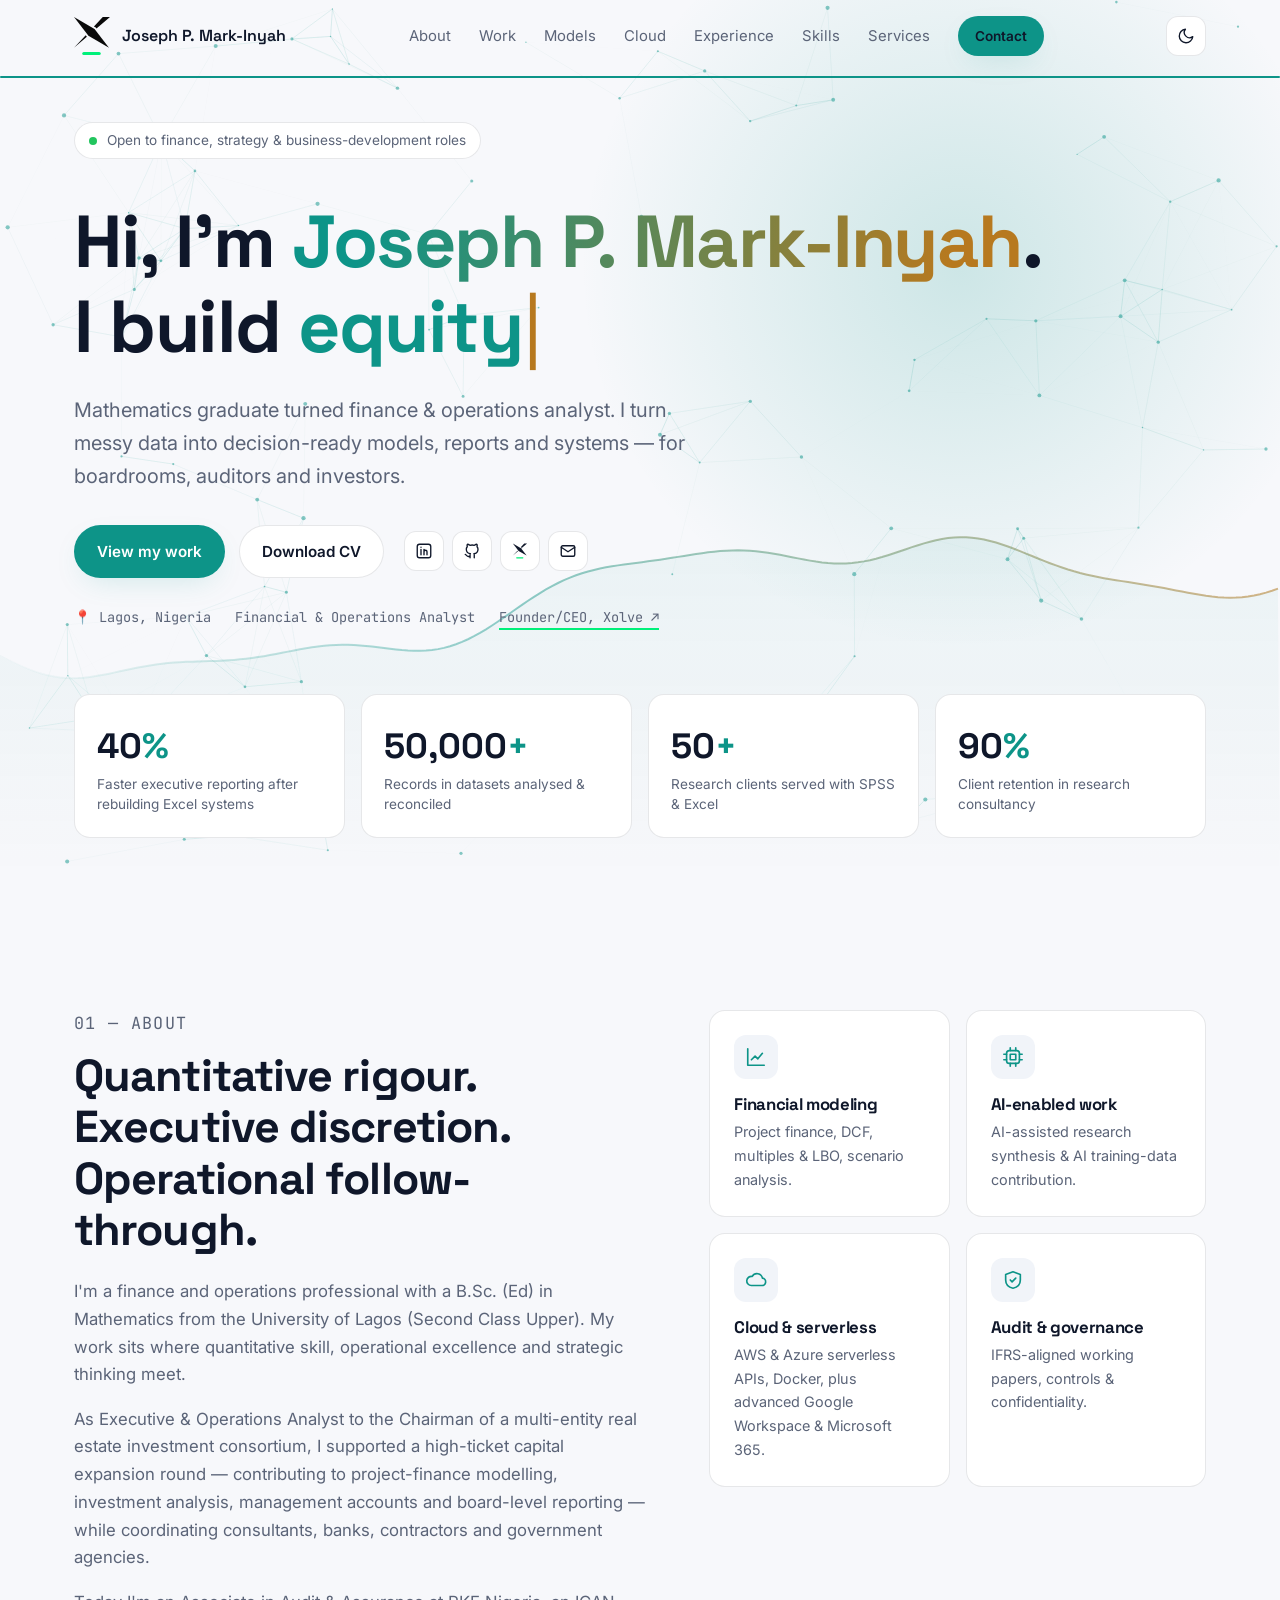
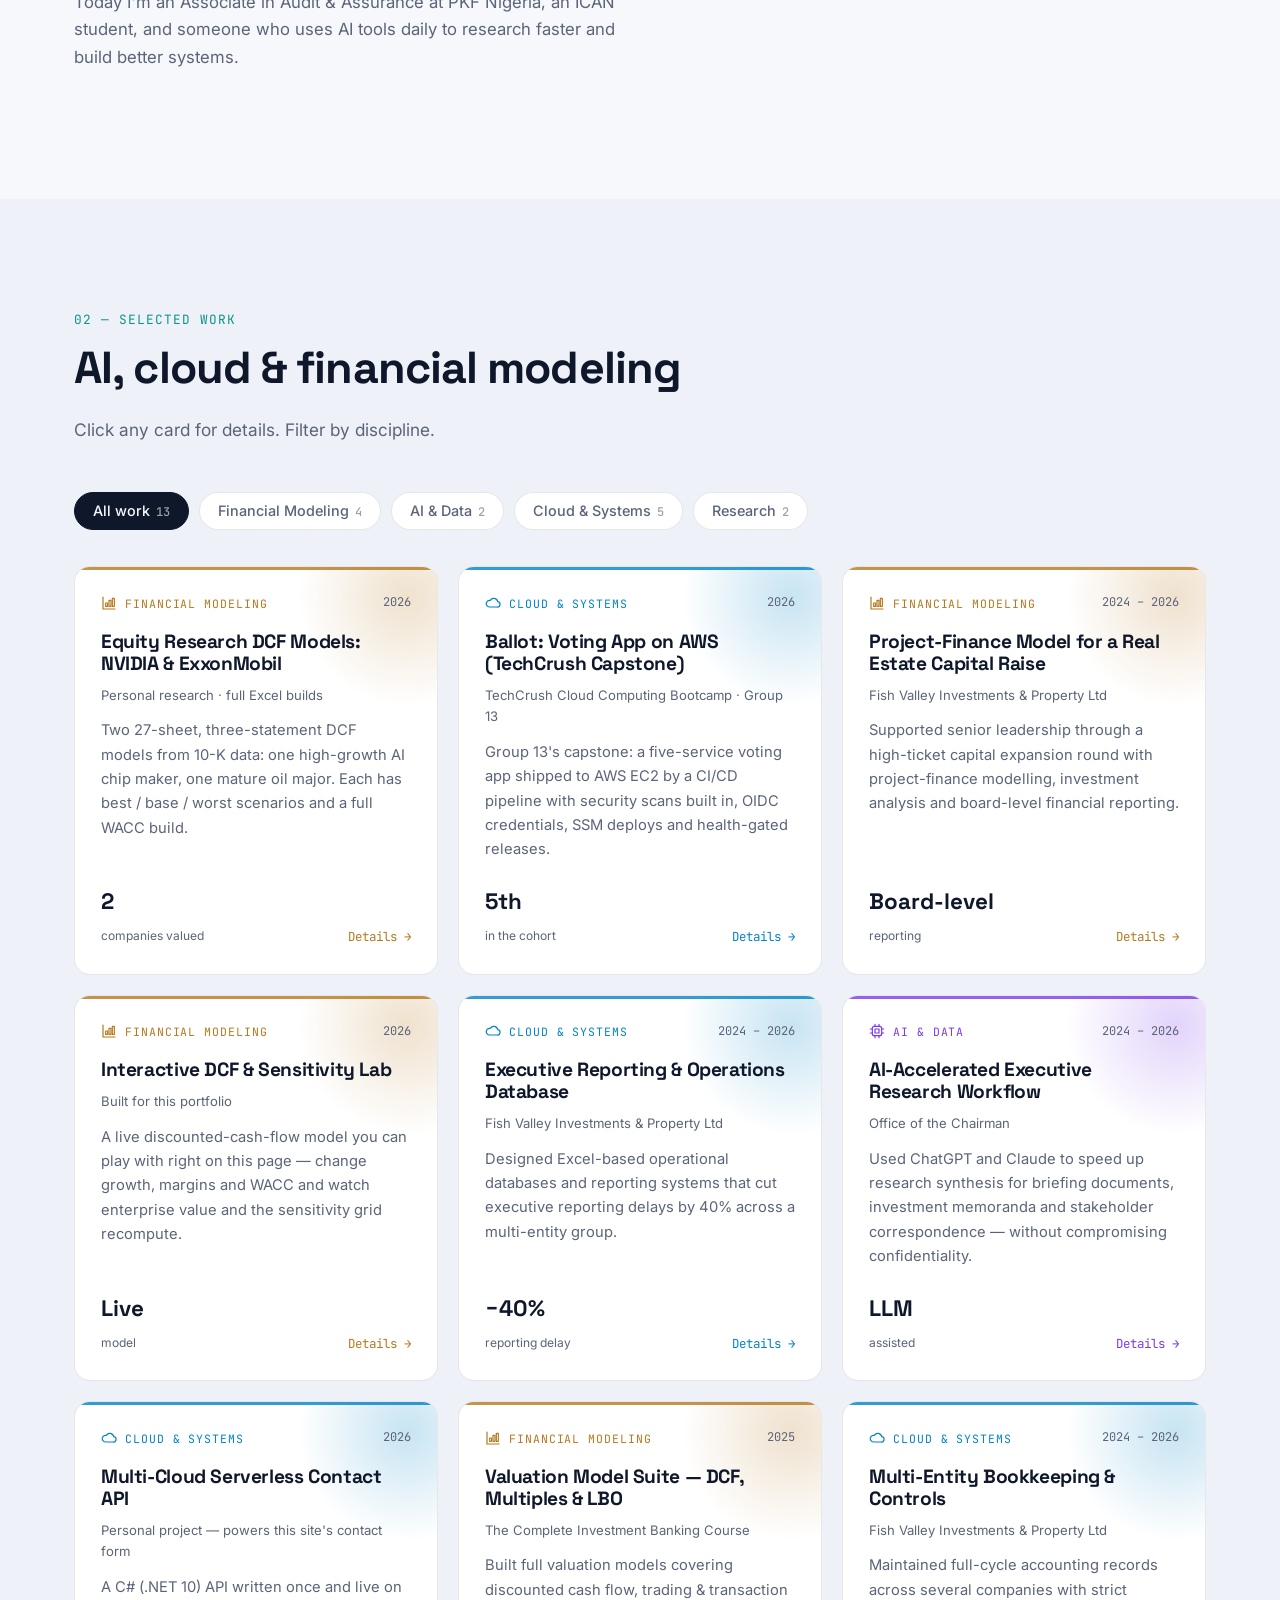
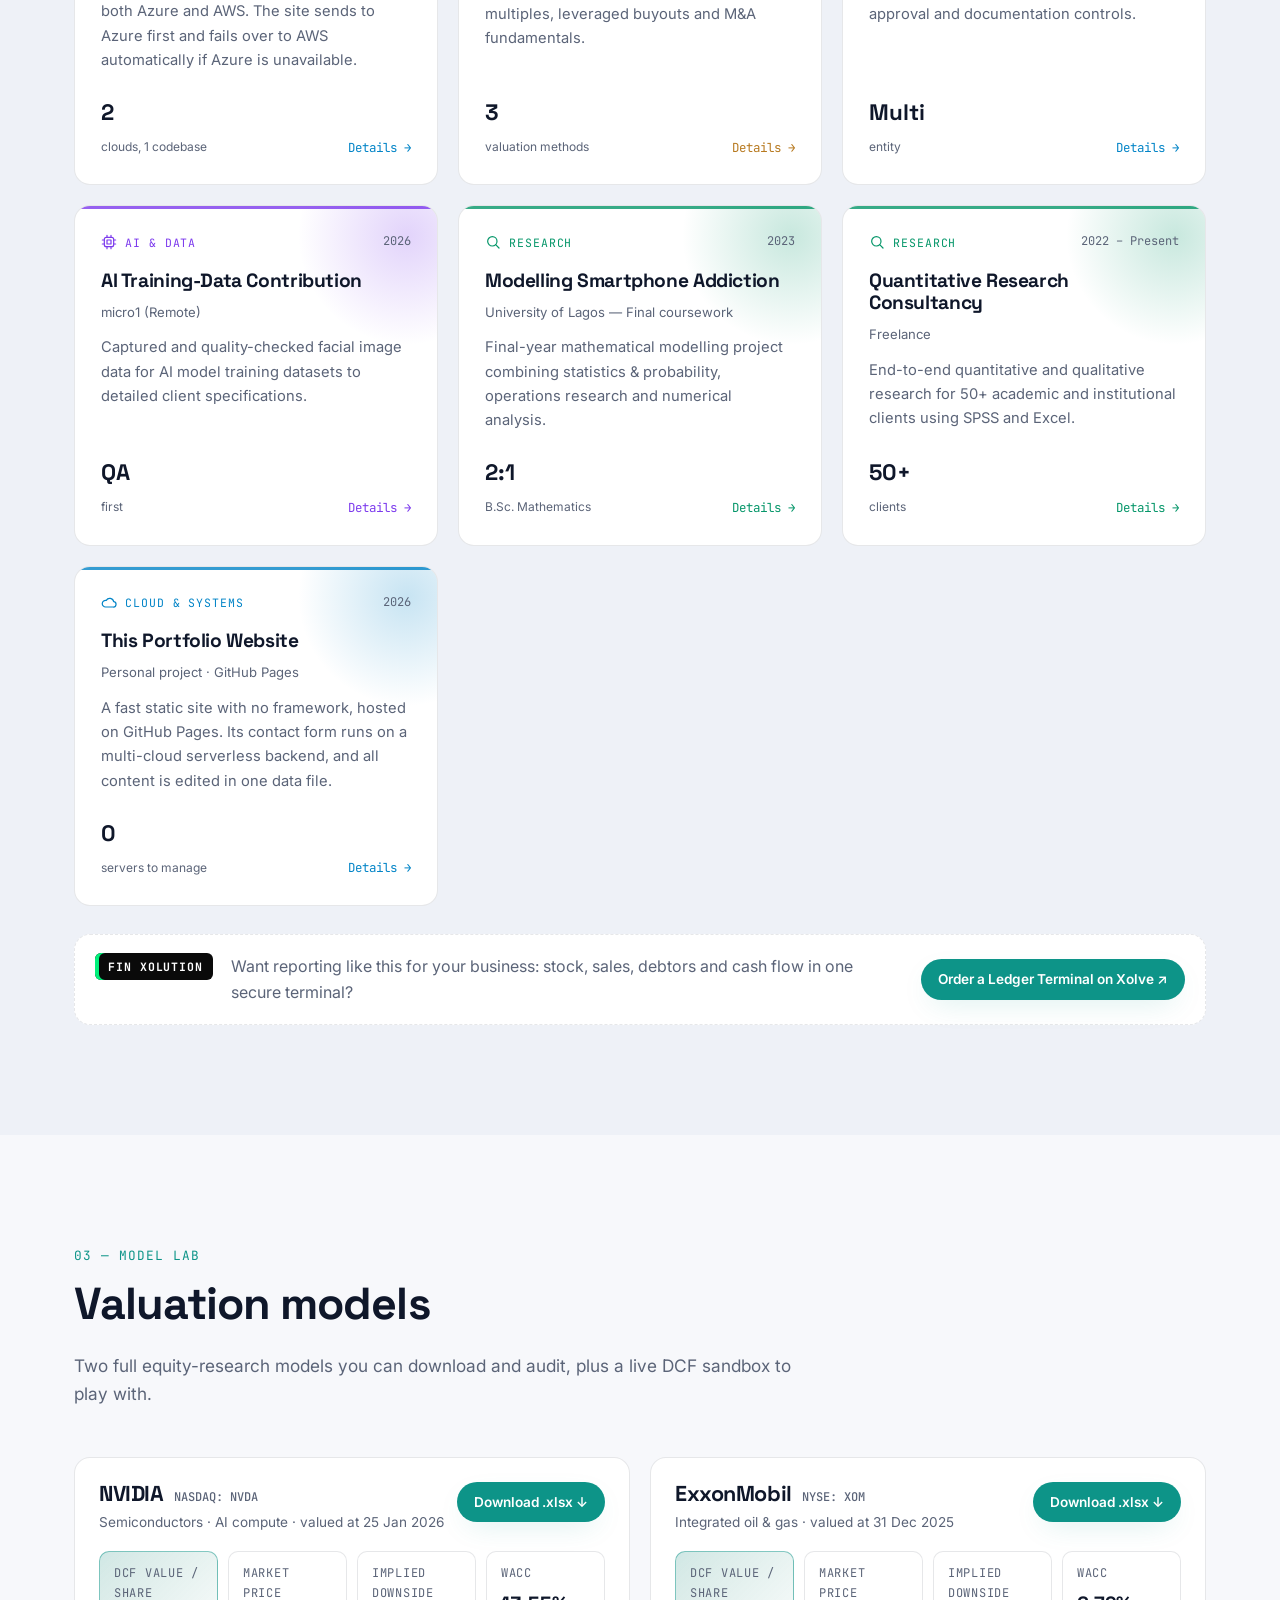
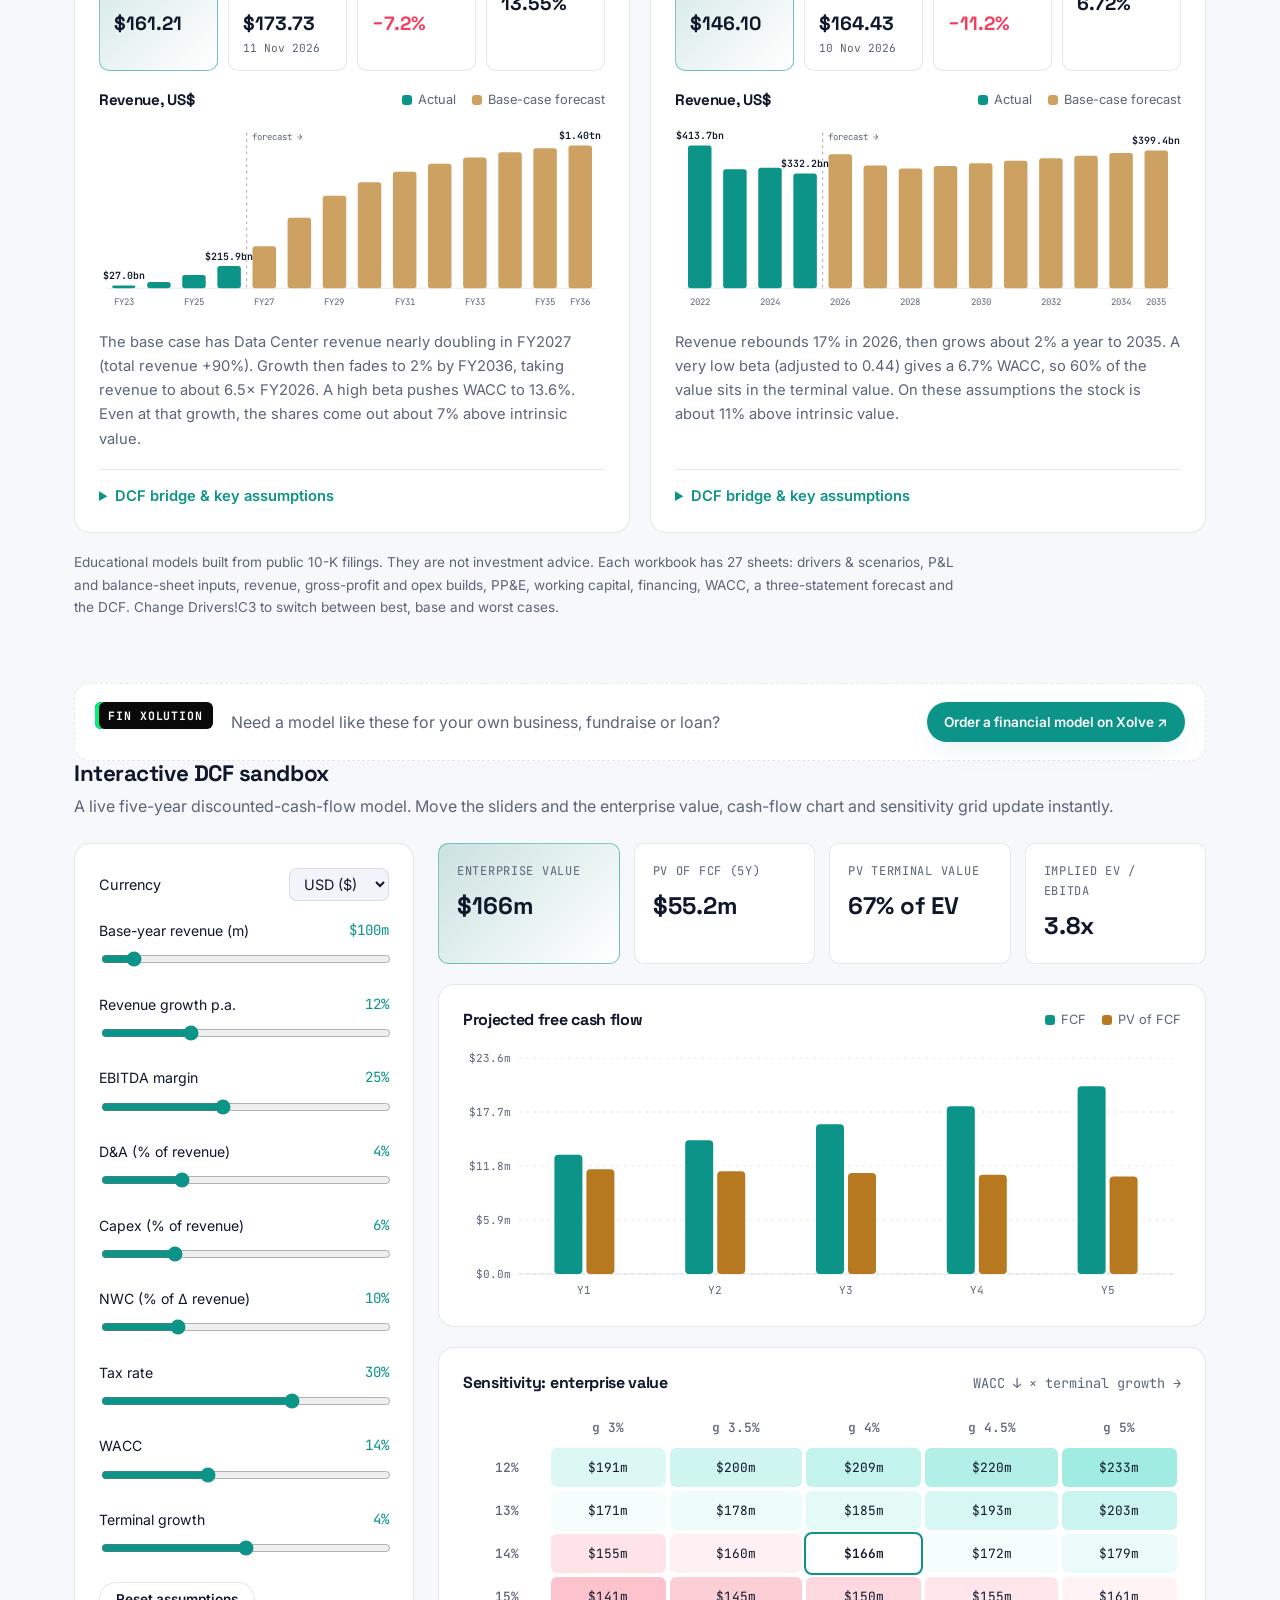
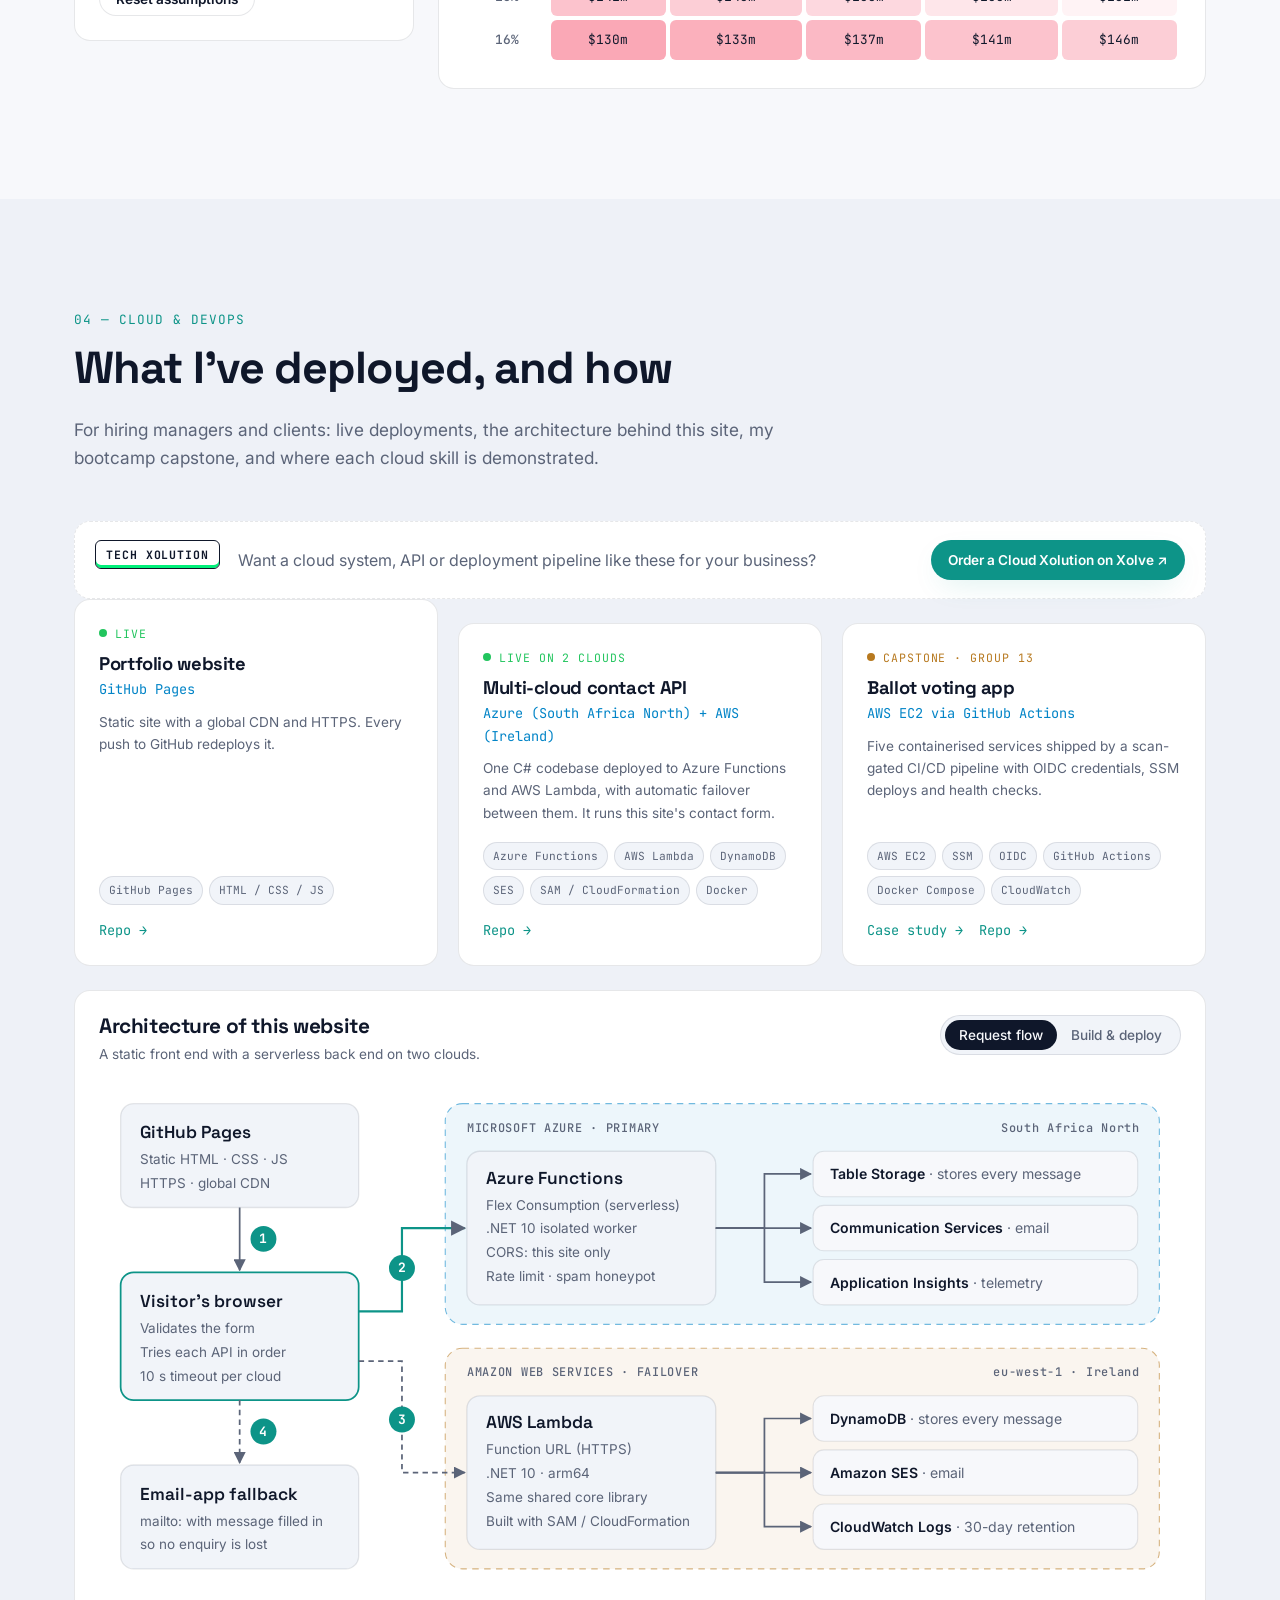
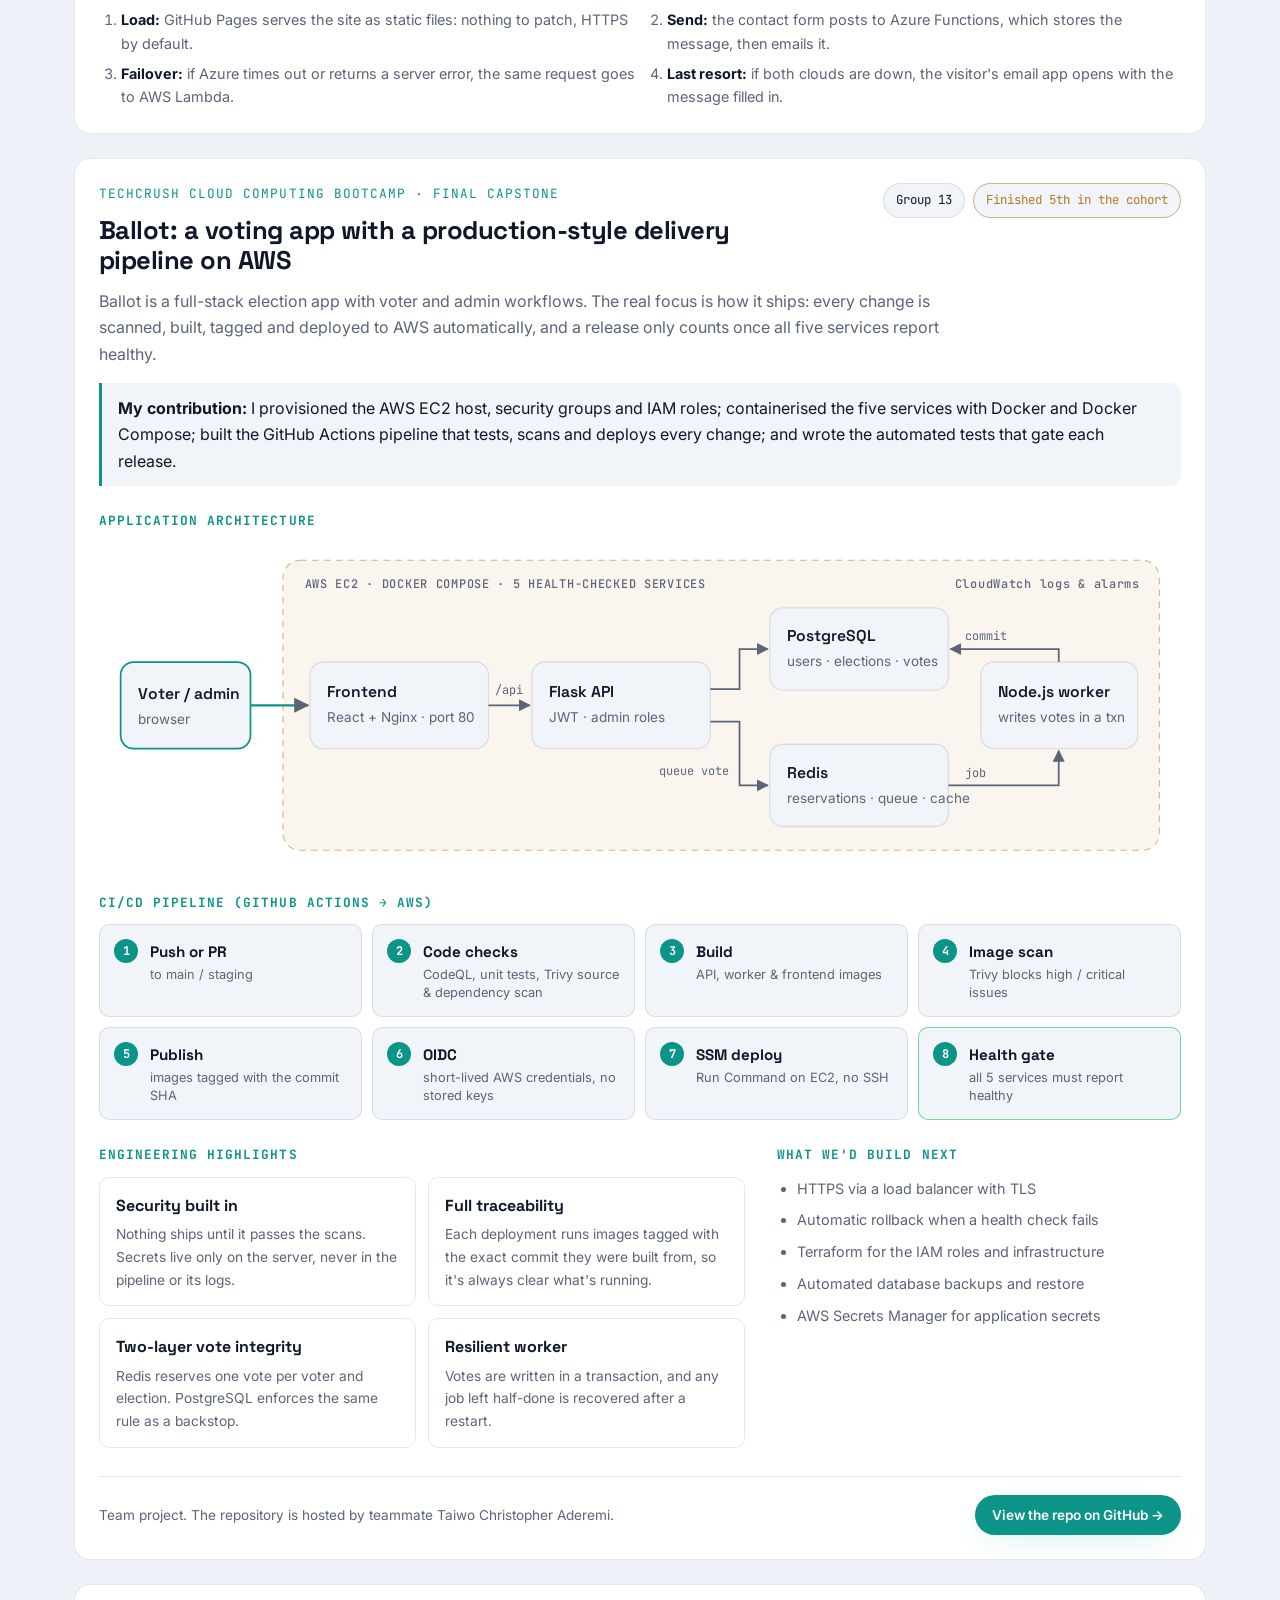
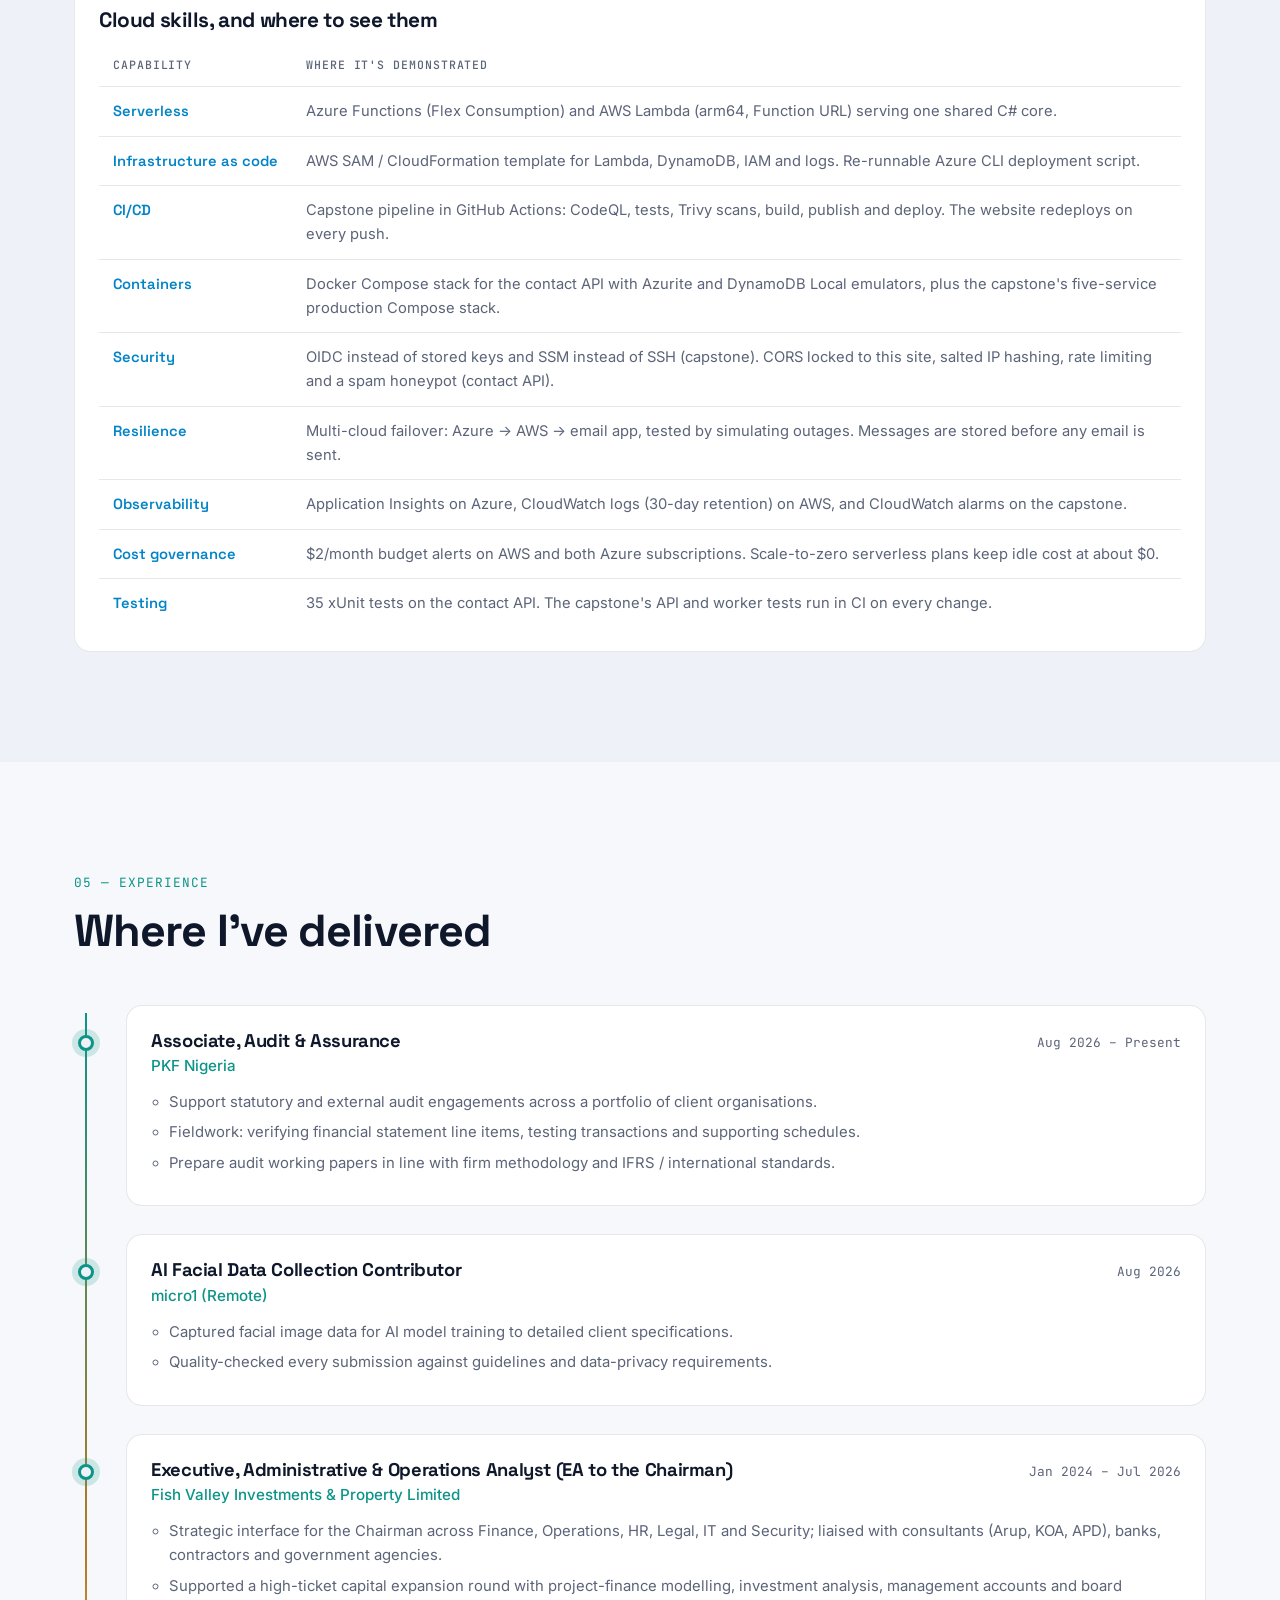
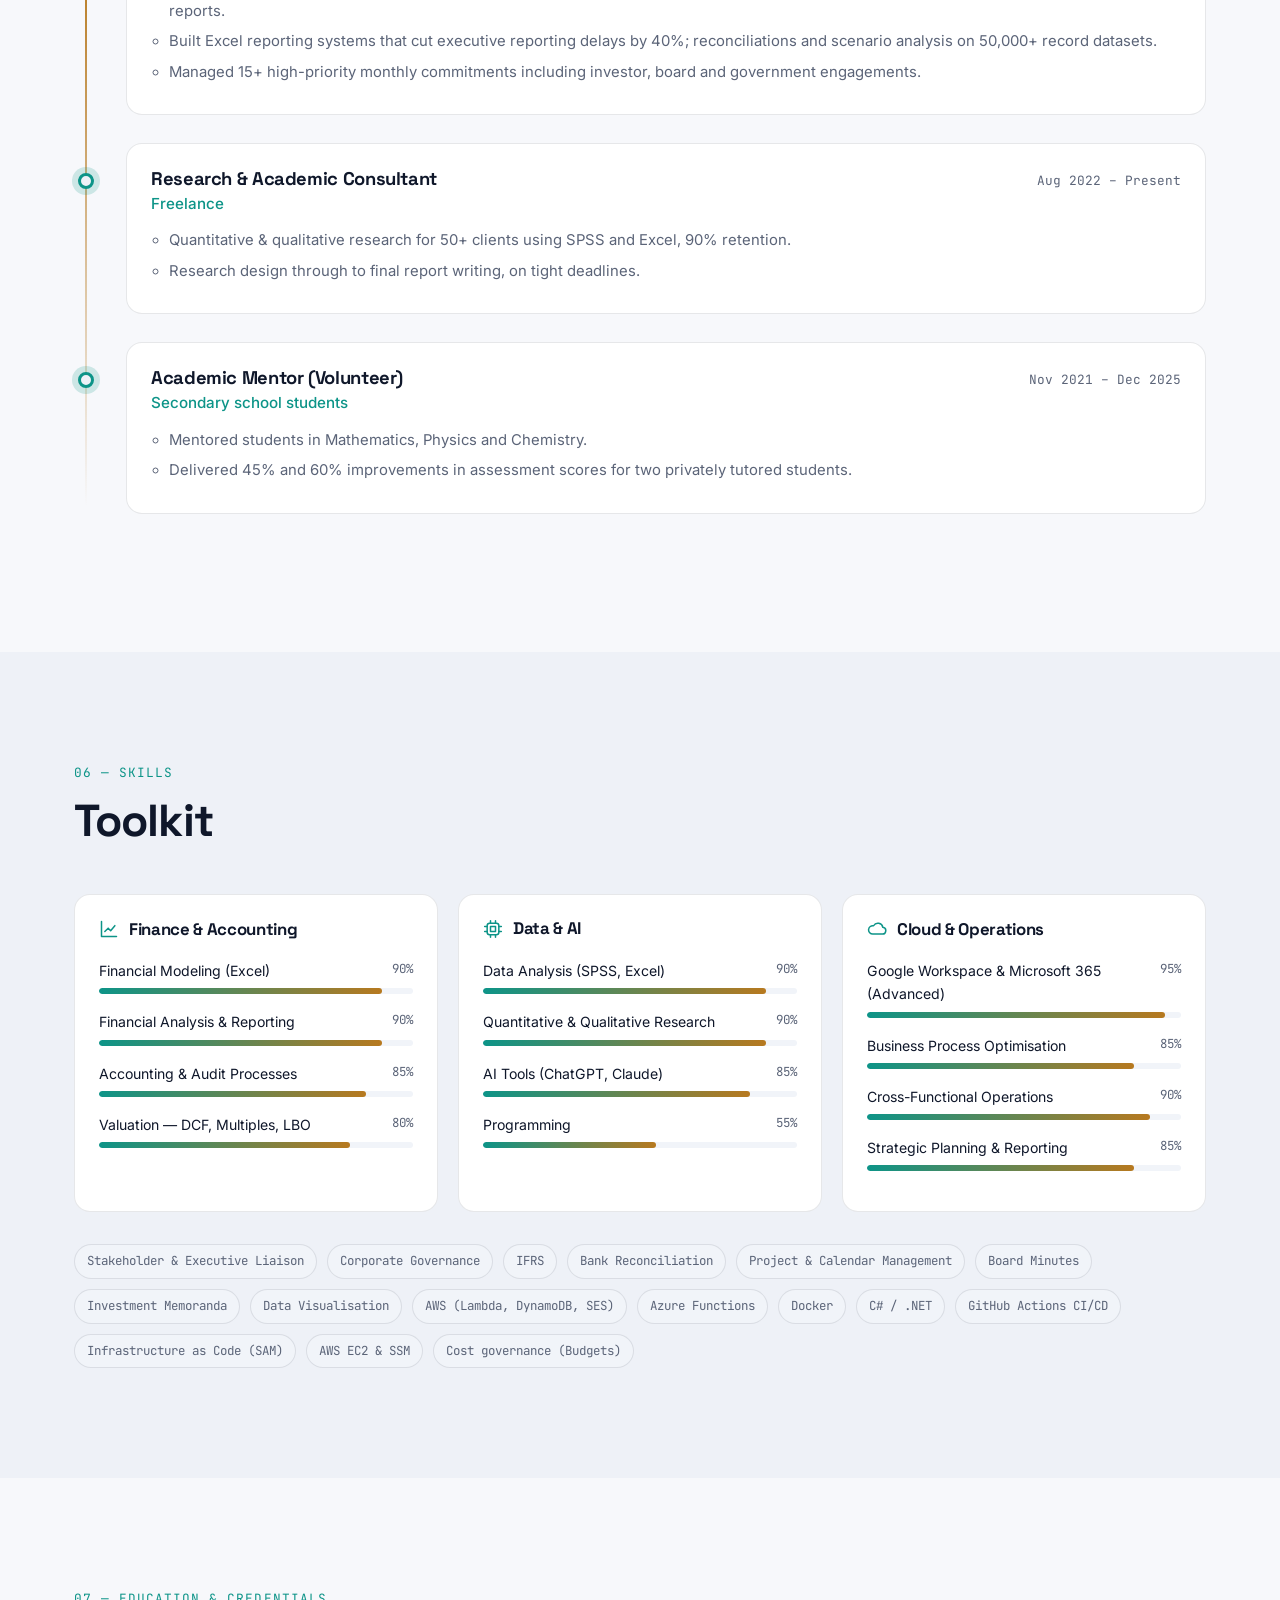
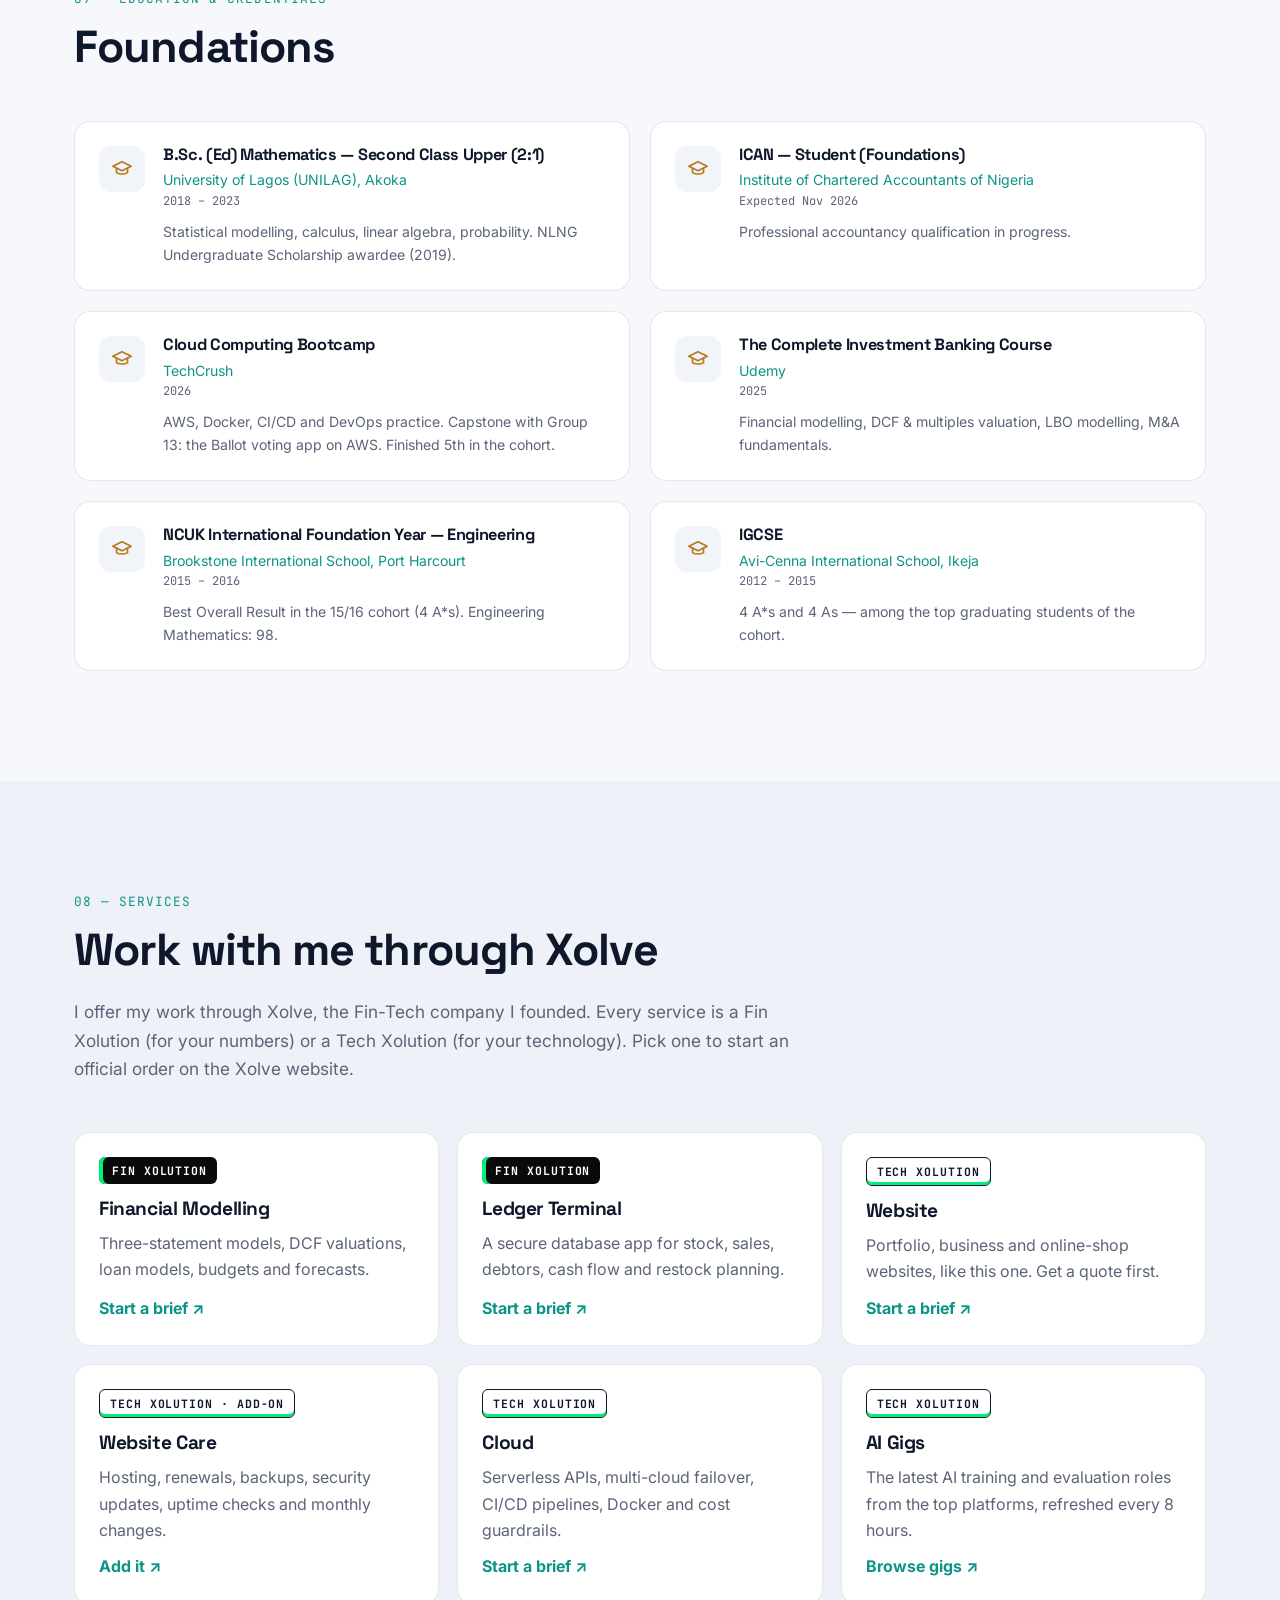
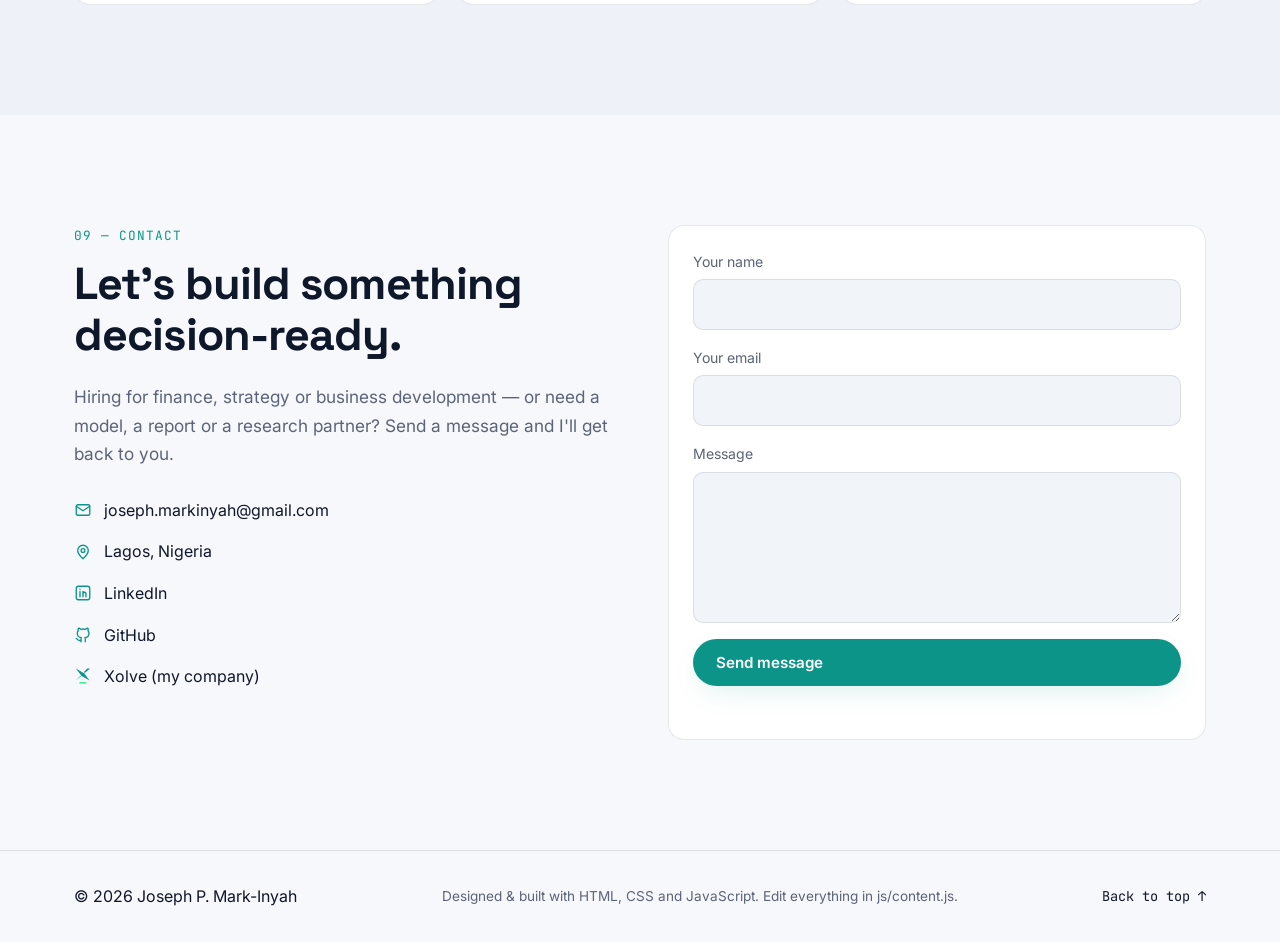
<file: index.html>
<!DOCTYPE html>
<html lang="en" data-theme="dark">
<head>
  <meta charset="UTF-8" />
  <!-- The GitHub Pages copy forwards visitors to the main Cloudflare address (some mobile carriers block GitHub Pages). -->
  <script>if (location.hostname === "jaegarp.github.io") location.replace("https://jaegarp.pages.dev" + location.pathname + location.search + location.hash);</script>
  <meta name="viewport" content="width=device-width, initial-scale=1.0" />
  <title>Joseph P. Mark-Inyah — Finance, AI & Cloud Portfolio</title>
  <meta name="description" content="Portfolio of Joseph P. Mark-Inyah: financial modeling, operations analytics, AI-enabled workflows and cloud tools." />
  <!-- Browser-tab icon: the Xolve mark on a transparent background (black mark on light tabs,
       white mark on dark tabs). Phone home screens need a solid tile, so apple-touch-icon stays on black. -->
  <link rel="icon" href="assets/favicon.svg?v=xolve2" type="image/svg+xml" />
  <link rel="apple-touch-icon" href="assets/apple-touch-icon.png?v=xolve" />
  <link rel="canonical" href="https://jaegarp.pages.dev/" />

  <!-- Social preview (LinkedIn, WhatsApp, X, Slack…). These must stay as static HTML:
       link-preview bots do not run JavaScript. If your domain changes, update the URLs here.
       Image source: tools/og-card.html (see README → "Social preview image"). -->
  <meta property="og:type" content="website" />
  <meta property="og:url" content="https://jaegarp.pages.dev/" />
  <meta property="og:site_name" content="Joseph P. Mark-Inyah" />
  <meta property="og:title" content="Joseph P. Mark-Inyah — Finance, AI & Cloud Portfolio" />
  <meta property="og:description" content="Financial & Operations Analyst. Selected work in financial modeling, AI-enabled workflows and cloud reporting — NVIDIA &amp; ExxonMobil DCF models, a multi-cloud (Azure + AWS) serverless API and a CI/CD capstone on AWS." />
  <meta property="og:image" content="https://jaegarp.pages.dev/assets/og-image.png" />
  <meta property="og:image:width" content="1200" />
  <meta property="og:image:height" content="627" />
  <meta property="og:image:alt" content="Joseph P. Mark-Inyah — Financial & Operations Analyst. Financial Modeling, AI, Cloud." />
  <meta name="twitter:card" content="summary_large_image" />
  <meta name="twitter:title" content="Joseph P. Mark-Inyah — Finance, AI & Cloud Portfolio" />
  <meta name="twitter:description" content="Financial modeling, AI-enabled workflows and cloud reporting — plus a live DCF valuation model." />
  <meta name="twitter:image" content="https://jaegarp.pages.dev/assets/og-image.png" />

  <!-- Fonts (change here + the --font-* variables in css/style.css) -->
  <link rel="preconnect" href="https://fonts.googleapis.com" />
  <link rel="preconnect" href="https://fonts.gstatic.com" crossorigin />
  <link href="https://fonts.googleapis.com/css2?family=Space+Grotesk:wght@500;600;700&family=Inter:wght@400;500;600&family=JetBrains+Mono:wght@400;500&display=swap" rel="stylesheet" />

  <link rel="stylesheet" href="css/style.css?v=xo1" />
</head>
<body>
  <!-- ===================== NAVIGATION ===================== -->
  <header class="nav" id="nav">
    <div class="container nav__inner">
      <a href="#top" class="nav__logo" aria-label="Home">
        <span class="nav__logo-mark">
          <img class="logo--on-dark" src="assets/brand/xolve-icon-reversed.svg" alt="" width="36" height="38" />
          <img class="logo--on-light" src="assets/brand/xolve-icon-primary.svg" alt="" width="36" height="38" />
        </span>
        <span class="nav__logo-text" data-bind="person.name"></span>
      </a>
      <nav class="nav__links" id="navLinks" aria-label="Main">
        <a href="#about">About</a>
        <a href="#work">Work</a>
        <a href="#lab">Models</a>
        <a href="#cloud">Cloud</a>
        <a href="#experience">Experience</a>
        <a href="#skills">Skills</a>
        <a href="#services">Services</a>
        <a href="#contact" class="btn btn--small btn--primary">Contact</a>
      </nav>
      <div class="nav__actions">
        <button class="icon-btn" id="themeToggle" aria-label="Toggle light / dark theme" title="Toggle theme"></button>
        <button class="icon-btn nav__burger" id="navBurger" aria-label="Open menu" aria-expanded="false">
          <span></span><span></span><span></span>
        </button>
      </div>
    </div>
  </header>

  <main id="top">
    <!-- ===================== HERO ===================== -->
    <section class="hero">
      <canvas id="heroCanvas" class="hero__canvas" aria-hidden="true"></canvas>
      <div class="container hero__inner">
        <p class="eyebrow reveal"><span class="pulse-dot"></span> <span data-bind="person.availability"></span></p>
        <h1 class="hero__title reveal">
          Hi, I'm <span class="grad-text" data-bind="person.name"></span>.<br />
          I build <span class="hero__rotator" id="heroRotator"></span><span class="caret">|</span>
        </h1>
        <p class="hero__tagline reveal" data-bind="person.tagline"></p>
        <div class="hero__cta reveal">
          <a href="#work" class="btn btn--primary">View my work</a>
          <a href="#" class="btn btn--ghost" id="resumeBtn" download>Download CV</a>
          <div class="hero__socials" id="heroSocials"></div>
        </div>
        <div class="hero__meta reveal">
          <span class="mono">📍 <span data-bind="person.location"></span></span>
          <span class="mono" data-bind="person.role"></span>
          <a class="mono hero__xolve" href="https://xolve-it.pages.dev/" target="_blank" rel="noopener">Founder/CEO, Xolve ↗</a>
        </div>
      </div>
      <div class="container">
        <div class="stats" id="stats"></div>
      </div>
    </section>

    <!-- ===================== ABOUT ===================== -->
    <section class="section" id="about">
      <div class="container about">
        <div class="about__text reveal">
          <p class="section__kicker">01 — About</p>
          <h2 class="section__title" data-bind="about.heading"></h2>
          <div id="aboutParas"></div>
        </div>
        <div class="about__cards" id="aboutHighlights"></div>
      </div>
    </section>

    <!-- ===================== WORK / PROJECTS ===================== -->
    <section class="section section--alt" id="work">
      <div class="container">
        <div class="section__head reveal">
          <p class="section__kicker">02 — Selected work</p>
          <h2 class="section__title">AI, cloud &amp; financial modeling</h2>
          <p class="section__lead">Click any card for details. Filter by discipline.</p>
        </div>
        <div class="filters reveal" id="filters" role="tablist"></div>
        <div class="projects" id="projects"></div>
        <div class="xo-cta reveal">
          <span class="xo-badge xo-badge--fin">Fin Xolution</span>
          <p>Want reporting like this for your business: stock, sales, debtors and cash flow in one secure terminal?</p>
          <a class="btn btn--primary btn--small" href="https://xolve-it.pages.dev/start/ledger/" target="_blank" rel="noopener">Order a Ledger Terminal on Xolve ↗</a>
        </div>
      </div>
    </section>

    <!-- ===================== DCF MODEL LAB ===================== -->
    <section class="section" id="lab">
      <div class="container">
        <div class="section__head reveal">
          <p class="section__kicker">03 — Model lab</p>
          <h2 class="section__title">Valuation models</h2>
          <p class="section__lead">Two full equity-research models you can download and audit, plus a live DCF sandbox to play with.</p>
        </div>

        <!-- Equity research models: rendered by js/models.js from `models` in js/content.js.
             The .xlsx files live in assets/models/. -->
        <div id="models" class="models"></div>
        <p class="models__note small muted reveal" data-bind="modelsNote"></p>
        <div class="xo-cta reveal">
          <span class="xo-badge xo-badge--fin">Fin Xolution</span>
          <p>Need a model like these for your own business, fundraise or loan?</p>
          <a class="btn btn--primary btn--small" href="https://xolve-it.pages.dev/start/finance/" target="_blank" rel="noopener">Order a financial model on Xolve ↗</a>
        </div>

        <div class="lab-head reveal">
          <h3>Interactive DCF sandbox</h3>
          <p class="muted">A live five-year discounted-cash-flow model. Move the sliders and the enterprise value, cash-flow chart and sensitivity grid update instantly.</p>
        </div>
        <div class="lab reveal">
          <form class="lab__inputs card" id="dcfForm" autocomplete="off">
            <div class="lab__row">
              <label for="dcfCurrency">Currency</label>
              <select id="dcfCurrency">
                <option value="$">USD ($)</option>
                <option value="₦">NGN (₦)</option>
                <option value="£">GBP (£)</option>
                <option value="€">EUR (€)</option>
              </select>
            </div>
            <!-- Sliders are generated by js/dcf.js from its INPUTS list -->
            <div id="dcfSliders"></div>
            <button type="button" class="btn btn--ghost btn--small" id="dcfReset">Reset assumptions</button>
          </form>

          <div class="lab__outputs">
            <div class="lab__kpis" id="dcfKpis"></div>
            <div class="card lab__chart-card">
              <div class="lab__chart-head">
                <h3>Projected free cash flow</h3>
                <div class="legend">
                  <span><i class="sw sw--a"></i>FCF</span>
                  <span><i class="sw sw--b"></i>PV of FCF</span>
                </div>
              </div>
              <div id="dcfChart" class="lab__chart"></div>
            </div>
            <div class="card">
              <div class="lab__chart-head">
                <h3>Sensitivity: enterprise value</h3>
                <span class="mono muted small">WACC ↓ × terminal growth →</span>
              </div>
              <div class="table-wrap"><table class="sens" id="dcfSens"></table></div>
            </div>
          </div>
        </div>
      </div>
    </section>

    <!-- ===================== CLOUD & DEVOPS ===================== -->
    <!-- Cards, case study and table are rendered by js/cloud.js from `cloud` in js/content.js.
         The three diagrams below are hand-written SVG: edit the text/boxes right here. -->
    <section class="section section--alt" id="cloud">
      <div class="container">
        <div class="section__head reveal">
          <p class="section__kicker">04 — Cloud &amp; DevOps</p>
          <h2 class="section__title">What I've deployed, and how</h2>
          <p class="section__lead">For hiring managers and clients: live deployments, the architecture behind this site, my bootcamp capstone, and where each cloud skill is demonstrated.</p>
        </div>

        <div class="xo-cta reveal">
          <span class="xo-badge xo-badge--tech">Tech Xolution</span>
          <p>Want a cloud system, API or deployment pipeline like these for your business?</p>
          <a class="btn btn--primary btn--small" href="https://xolve-it.pages.dev/start/cloud/" target="_blank" rel="noopener">Order a Cloud Xolution on Xolve ↗</a>
        </div>

        <div class="deploys" id="deploys"></div>

        <!-- Architecture of this website -->
        <div class="card arch reveal" id="architecture">
          <div class="arch__head">
            <div>
              <h3>Architecture of this website</h3>
              <p class="muted small">A static front end with a serverless back end on two clouds.</p>
            </div>
            <div class="seg" role="tablist" aria-label="Diagram view">
              <button class="seg__btn is-active" role="tab" aria-selected="true" data-view="runtime">Request flow</button>
              <button class="seg__btn" role="tab" aria-selected="false" data-view="delivery">Build &amp; deploy</button>
            </div>
          </div>

          <!-- View 1: what happens when someone visits / sends a message -->
          <div class="arch__view" data-view="runtime">
            <p class="diagram-hint mono small muted">Swipe sideways to see the full diagram →</p>
            <div class="diagram-scroll">
              <svg class="dg" viewBox="0 0 1000 470" role="img" aria-labelledby="dgRuntimeTitle">
                <title id="dgRuntimeTitle">Request flow: GitHub Pages serves the site; the contact form posts to Azure Functions first, fails over to AWS Lambda, then to the visitor's email app.</title>
                <defs>
                  <marker id="arr" viewBox="0 0 10 10" refX="9" refY="5" markerWidth="7" markerHeight="7" orient="auto-start-reverse"><path d="M0,0 L10,5 L0,10 z" class="dg-head" /></marker>
                </defs>

                <!-- Left column -->
                <rect class="dg-node" x="20" y="20" width="220" height="96" rx="12" />
                <text class="dg-t" x="38" y="52">GitHub Pages</text>
                <text class="dg-s" x="38" y="76">Static HTML · CSS · JS</text>
                <text class="dg-s" x="38" y="98">HTTPS · global CDN</text>

                <rect class="dg-node dg-node--key" x="20" y="176" width="220" height="118" rx="12" />
                <text class="dg-t" x="38" y="208">Visitor's browser</text>
                <text class="dg-s" x="38" y="232">Validates the form</text>
                <text class="dg-s" x="38" y="254">Tries each API in order</text>
                <text class="dg-s" x="38" y="276">10 s timeout per cloud</text>

                <rect class="dg-node" x="20" y="354" width="220" height="96" rx="12" />
                <text class="dg-t" x="38" y="386">Email-app fallback</text>
                <text class="dg-s" x="38" y="410">mailto: with message filled in</text>
                <text class="dg-s" x="38" y="432">so no enquiry is lost</text>

                <path class="dg-arrow" d="M130,116 V174" marker-end="url(#arr)" />
                <path class="dg-arrow dg-arrow--dash" d="M130,294 V352" marker-end="url(#arr)" />

                <!-- Azure -->
                <rect class="dg-region dg-region--azure" x="320" y="20" width="660" height="204" rx="16" />
                <text class="dg-r" x="340" y="46">MICROSOFT AZURE · PRIMARY</text>
                <text class="dg-r dg-r--end" x="962" y="46">South Africa North</text>
                <rect class="dg-node" x="340" y="64" width="230" height="142" rx="12" />
                <text class="dg-t" x="358" y="94">Azure Functions</text>
                <text class="dg-s" x="358" y="118">Flex Consumption (serverless)</text>
                <text class="dg-s" x="358" y="140">.NET 10 isolated worker</text>
                <text class="dg-s" x="358" y="162">CORS: this site only</text>
                <text class="dg-s" x="358" y="184">Rate limit · spam honeypot</text>
                <rect class="dg-svc" x="660" y="64" width="300" height="42" rx="10" />
                <text class="dg-s2" x="676" y="90"><tspan class="dg-b">Table Storage</tspan> · stores every message</text>
                <rect class="dg-svc" x="660" y="114" width="300" height="42" rx="10" />
                <text class="dg-s2" x="676" y="140"><tspan class="dg-b">Communication Services</tspan> · email</text>
                <rect class="dg-svc" x="660" y="164" width="300" height="42" rx="10" />
                <text class="dg-s2" x="676" y="190"><tspan class="dg-b">Application Insights</tspan> · telemetry</text>
                <path class="dg-arrow" d="M570,135 H615 V85 H658" marker-end="url(#arr)" />
                <path class="dg-arrow" d="M570,135 H658" marker-end="url(#arr)" />
                <path class="dg-arrow" d="M570,135 H615 V185 H658" marker-end="url(#arr)" />

                <!-- AWS -->
                <rect class="dg-region dg-region--aws" x="320" y="246" width="660" height="204" rx="16" />
                <text class="dg-r" x="340" y="272">AMAZON WEB SERVICES · FAILOVER</text>
                <text class="dg-r dg-r--end" x="962" y="272">eu-west-1 · Ireland</text>
                <rect class="dg-node" x="340" y="290" width="230" height="142" rx="12" />
                <text class="dg-t" x="358" y="320">AWS Lambda</text>
                <text class="dg-s" x="358" y="344">Function URL (HTTPS)</text>
                <text class="dg-s" x="358" y="366">.NET 10 · arm64</text>
                <text class="dg-s" x="358" y="388">Same shared core library</text>
                <text class="dg-s" x="358" y="410">Built with SAM / CloudFormation</text>
                <rect class="dg-svc" x="660" y="290" width="300" height="42" rx="10" />
                <text class="dg-s2" x="676" y="316"><tspan class="dg-b">DynamoDB</tspan> · stores every message</text>
                <rect class="dg-svc" x="660" y="340" width="300" height="42" rx="10" />
                <text class="dg-s2" x="676" y="366"><tspan class="dg-b">Amazon SES</tspan> · email</text>
                <rect class="dg-svc" x="660" y="390" width="300" height="42" rx="10" />
                <text class="dg-s2" x="676" y="416"><tspan class="dg-b">CloudWatch Logs</tspan> · 30-day retention</text>
                <path class="dg-arrow" d="M570,361 H615 V311 H658" marker-end="url(#arr)" />
                <path class="dg-arrow" d="M570,361 H658" marker-end="url(#arr)" />
                <path class="dg-arrow" d="M570,361 H615 V411 H658" marker-end="url(#arr)" />

                <!-- Browser → clouds -->
                <path class="dg-arrow dg-arrow--key" d="M240,212 H280 V135 H338" marker-end="url(#arr)" />
                <path class="dg-arrow dg-arrow--dash" d="M240,258 H280 V361 H338" marker-end="url(#arr)" />

                <!-- Step badges -->
                <g class="dg-step"><circle cx="152" cy="145" r="12" /><text x="152" y="149">1</text></g>
                <g class="dg-step"><circle cx="280" cy="172" r="12" /><text x="280" y="176">2</text></g>
                <g class="dg-step"><circle cx="280" cy="312" r="12" /><text x="280" y="316">3</text></g>
                <g class="dg-step"><circle cx="152" cy="323" r="12" /><text x="152" y="327">4</text></g>
              </svg>
            </div>
            <ol class="arch__legend">
              <li><b>Load:</b> GitHub Pages serves the site as static files: nothing to patch, HTTPS by default.</li>
              <li><b>Send:</b> the contact form posts to Azure Functions, which stores the message, then emails it.</li>
              <li><b>Failover:</b> if Azure times out or returns a server error, the same request goes to AWS Lambda.</li>
              <li><b>Last resort:</b> if both clouds are down, the visitor's email app opens with the message filled in.</li>
            </ol>
          </div>

          <!-- View 2: how code gets from the laptop to production -->
          <div class="arch__view" data-view="delivery" hidden>
            <p class="diagram-hint mono small muted">Swipe sideways to see the full diagram →</p>
            <div class="diagram-scroll">
              <svg class="dg" viewBox="0 0 1000 330" role="img" aria-labelledby="dgDeliveryTitle">
                <title id="dgDeliveryTitle">Build and deploy: code is tested locally in Docker, pushed to GitHub for the website, and deployed to Azure with the Azure CLI and to AWS with SAM and CloudFormation.</title>
                <defs><marker id="arrD" viewBox="0 0 10 10" refX="9" refY="5" markerWidth="7" markerHeight="7" orient="auto-start-reverse"><path d="M0,0 L10,5 L0,10 z" class="dg-head" /></marker></defs>
                <rect class="dg-region" x="20" y="16" width="290" height="298" rx="16" />
                <text class="dg-r" x="40" y="44">DEVELOPER WORKSTATION</text>
                <text class="dg-s" x="40" y="68">VS Code / Visual Studio</text>
                <rect class="dg-node" x="40" y="84" width="250" height="60" rx="10" />
                <text class="dg-t dg-t--sm" x="56" y="109">Docker Compose</text>
                <text class="dg-s" x="56" y="131">API + Azurite + DynamoDB Local</text>
                <rect class="dg-node" x="40" y="164" width="250" height="60" rx="10" />
                <text class="dg-t dg-t--sm" x="56" y="189">35 xUnit tests</text>
                <text class="dg-s" x="56" y="211">validation · rate limits · storage</text>
                <rect class="dg-node" x="40" y="244" width="250" height="56" rx="10" />
                <text class="dg-t dg-t--sm" x="56" y="268">Git</text>
                <text class="dg-s" x="56" y="289">commit → push</text>
                <path class="dg-arrow" d="M165,144 V162" marker-end="url(#arrD)" />
                <path class="dg-arrow" d="M165,224 V242" marker-end="url(#arrD)" />

                <!-- Row 1: Azure -->
                <rect class="dg-node" x="400" y="27" width="250" height="76" rx="12" />
                <text class="dg-t dg-t--sm" x="418" y="58">Azure CLI script</text>
                <text class="dg-s" x="418" y="82">re-runnable · func publish</text>
                <rect class="dg-node dg-node--azure" x="730" y="27" width="250" height="76" rx="12" />
                <text class="dg-t dg-t--sm" x="748" y="58">Azure Functions app</text>
                <text class="dg-s" x="748" y="82">+ Storage, Email, App Insights</text>
                <!-- Row 2: AWS -->
                <rect class="dg-node" x="400" y="127" width="250" height="76" rx="12" />
                <text class="dg-t dg-t--sm" x="418" y="158">AWS SAM</text>
                <text class="dg-s" x="418" y="182">template.yaml → CloudFormation</text>
                <rect class="dg-node dg-node--aws" x="730" y="127" width="250" height="76" rx="12" />
                <text class="dg-t dg-t--sm" x="748" y="158">CloudFormation stack</text>
                <text class="dg-s" x="748" y="182">Lambda, DynamoDB, SES, IAM, logs</text>
                <!-- Row 3: GitHub -->
                <rect class="dg-node" x="400" y="227" width="250" height="76" rx="12" />
                <text class="dg-t dg-t--sm" x="418" y="258">GitHub</text>
                <text class="dg-s" x="418" y="282">2 public repositories</text>
                <rect class="dg-node" x="730" y="227" width="250" height="76" rx="12" />
                <text class="dg-t dg-t--sm" x="748" y="258">GitHub Pages</text>
                <text class="dg-s" x="748" y="282">site redeploys on every push</text>

                <path class="dg-arrow" d="M310,110 H350 V65 H398" marker-end="url(#arrD)" />
                <path class="dg-arrow" d="M310,165 H398" marker-end="url(#arrD)" />
                <path class="dg-arrow" d="M290,272 H398" marker-end="url(#arrD)" />
                <path class="dg-arrow" d="M650,65 H728" marker-end="url(#arrD)" />
                <path class="dg-arrow" d="M650,165 H728" marker-end="url(#arrD)" />
                <path class="dg-arrow" d="M650,265 H728" marker-end="url(#arrD)" />
                <text class="dg-lbl" x="354" y="157">deploy</text>
                <text class="dg-lbl" x="320" y="264">git push</text>
              </svg>
            </div>
            <p class="small muted arch__foot">Cost guardrails: a $2/month budget alert on AWS and on both Azure subscriptions. Every service runs on a scale-to-zero serverless plan, so idle cost is about $0.</p>
          </div>
        </div>

        <!-- Capstone case study -->
        <article class="card capstone reveal" id="capstone">
          <div class="capstone__head">
            <div>
              <p class="section__kicker" data-bind="cloud.capstone.programme"></p>
              <h3 data-bind="cloud.capstone.title"></h3>
            </div>
            <div class="capstone__meta" id="capstoneMeta"></div>
          </div>
          <p class="capstone__summary" data-bind="cloud.capstone.summary"></p>
          <p class="capstone__role" id="capstoneRole" hidden></p>

          <h4 class="capstone__sub">Application architecture</h4>
          <p class="diagram-hint mono small muted">Swipe sideways to see the full diagram →</p>
          <div class="diagram-scroll">
            <svg class="dg" viewBox="0 0 1000 300" role="img" aria-labelledby="dgBallotTitle">
              <title id="dgBallotTitle">Ballot architecture: the browser reaches an Nginx + React frontend on EC2, which proxies to a Flask API backed by PostgreSQL and Redis; a Node.js worker consumes queued votes from Redis and writes them to PostgreSQL.</title>
                <defs><marker id="arrB" viewBox="0 0 10 10" refX="9" refY="5" markerWidth="7" markerHeight="7" orient="auto-start-reverse"><path d="M0,0 L10,5 L0,10 z" class="dg-head" /></marker></defs>
              <rect class="dg-node dg-node--key" x="20" y="110" width="120" height="80" rx="12" />
              <text class="dg-t dg-t--sm" x="36" y="144">Voter / admin</text>
              <text class="dg-s" x="36" y="167">browser</text>

              <rect class="dg-region dg-region--aws" x="170" y="16" width="810" height="268" rx="16" />
              <text class="dg-r" x="190" y="42">AWS EC2 · DOCKER COMPOSE · 5 HEALTH-CHECKED SERVICES</text>
              <text class="dg-r dg-r--end" x="962" y="42">CloudWatch logs &amp; alarms</text>

              <rect class="dg-node" x="195" y="110" width="165" height="80" rx="12" />
              <text class="dg-t dg-t--sm" x="211" y="142">Frontend</text>
              <text class="dg-s" x="211" y="165">React + Nginx · port 80</text>

              <rect class="dg-node" x="400" y="110" width="165" height="80" rx="12" />
              <text class="dg-t dg-t--sm" x="416" y="142">Flask API</text>
              <text class="dg-s" x="416" y="165">JWT · admin roles</text>

              <rect class="dg-node" x="620" y="60" width="165" height="76" rx="12" />
              <text class="dg-t dg-t--sm" x="636" y="91">PostgreSQL</text>
              <text class="dg-s" x="636" y="114">users · elections · votes</text>

              <rect class="dg-node" x="620" y="186" width="165" height="76" rx="12" />
              <text class="dg-t dg-t--sm" x="636" y="217">Redis</text>
              <text class="dg-s" x="636" y="240">reservations · queue · cache</text>

              <rect class="dg-node" x="815" y="110" width="145" height="80" rx="12" />
              <text class="dg-t dg-t--sm" x="831" y="142">Node.js worker</text>
              <text class="dg-s" x="831" y="165">writes votes in a txn</text>

              <path class="dg-arrow dg-arrow--key" d="M140,150 H193" marker-end="url(#arrB)" />
              <path class="dg-arrow" d="M360,150 H398" marker-end="url(#arrB)" />
              <path class="dg-arrow" d="M565,135 H592 V98 H618" marker-end="url(#arrB)" />
              <path class="dg-arrow" d="M565,165 H592 V224 H618" marker-end="url(#arrB)" />
              <path class="dg-arrow" d="M785,224 H887 V192" marker-end="url(#arrB)" />
              <path class="dg-arrow" d="M887,110 V98 H787" marker-end="url(#arrB)" />
              <text class="dg-lbl" x="366" y="140">/api</text>
              <text class="dg-lbl" x="518" y="214">queue vote</text>
              <text class="dg-lbl" x="800" y="216">job</text>
              <text class="dg-lbl" x="800" y="90">commit</text>
            </svg>
          </div>

          <h4 class="capstone__sub">CI/CD pipeline (GitHub Actions → AWS)</h4>
          <ol class="pipeline" id="pipeline"></ol>

          <div class="capstone__cols">
            <div>
              <h4 class="capstone__sub">Engineering highlights</h4>
              <div class="capstone__hls" id="capstoneHighlights"></div>
            </div>
            <div>
              <h4 class="capstone__sub">What we'd build next</h4>
              <ul class="capstone__next" id="capstoneNext"></ul>
            </div>
          </div>
          <div class="capstone__foot">
            <p class="small muted" data-bind="cloud.capstone.credit"></p>
            <a class="btn btn--primary btn--small" id="capstoneRepo" target="_blank" rel="noopener">View the repo on GitHub →</a>
          </div>
        </article>

        <!-- Skills evidence table -->
        <div class="card caps reveal">
          <h3>Cloud skills, and where to see them</h3>
          <div class="table-wrap"><table class="caps__table" id="capabilities"></table></div>
        </div>
      </div>
    </section>

    <!-- ===================== EXPERIENCE ===================== -->
    <section class="section" id="experience">
      <div class="container">
        <div class="section__head reveal">
          <p class="section__kicker">05 — Experience</p>
          <h2 class="section__title">Where I've delivered</h2>
        </div>
        <ol class="timeline" id="timeline"></ol>
      </div>
    </section>

    <!-- ===================== SKILLS ===================== -->
    <section class="section section--alt" id="skills">
      <div class="container">
        <div class="section__head reveal">
          <p class="section__kicker">06 — Skills</p>
          <h2 class="section__title">Toolkit</h2>
        </div>
        <div class="skills" id="skillGroups"></div>
        <div class="chips reveal" id="skillChips"></div>
      </div>
    </section>

    <!-- ===================== EDUCATION ===================== -->
    <section class="section" id="education">
      <div class="container">
        <div class="section__head reveal">
          <p class="section__kicker">07 — Education &amp; credentials</p>
          <h2 class="section__title">Foundations</h2>
        </div>
        <div class="edu" id="education-list"></div>
      </div>
    </section>

    <!-- ===================== SERVICES (ordered through Xolve, my company) ===================== -->
    <section class="section section--alt" id="services">
      <div class="container">
        <div class="section__head reveal">
          <p class="section__kicker">08 — Services</p>
          <h2 class="section__title">Work with me through Xolve</h2>
          <p class="section__lead">I offer my work through Xolve, the Fin-Tech company I founded. Every service is a Fin Xolution (for your numbers) or a Tech Xolution (for your technology). Pick one to start an official order on the Xolve website.</p>
        </div>
        <div class="xo-grid">
          <a class="card xo-card reveal" href="https://xolve-it.pages.dev/start/finance/" target="_blank" rel="noopener">
            <span class="xo-badge xo-badge--fin">Fin Xolution</span>
            <h3>Financial Modelling</h3>
            <p>Three-statement models, DCF valuations, loan models, budgets and forecasts.</p>
            <span class="xo-go">Start a brief ↗</span>
          </a>
          <a class="card xo-card reveal" href="https://xolve-it.pages.dev/start/ledger/" target="_blank" rel="noopener">
            <span class="xo-badge xo-badge--fin">Fin Xolution</span>
            <h3>Ledger Terminal</h3>
            <p>A secure database app for stock, sales, debtors, cash flow and restock planning.</p>
            <span class="xo-go">Start a brief ↗</span>
          </a>
          <a class="card xo-card reveal" href="https://xolve-it.pages.dev/start/website/?type=Portfolio%20website" target="_blank" rel="noopener">
            <span class="xo-badge xo-badge--tech">Tech Xolution</span>
            <h3>Website</h3>
            <p>Portfolio, business and online-shop websites, like this one. Get a quote first.</p>
            <span class="xo-go">Start a brief ↗</span>
          </a>
          <a class="card xo-card reveal" href="https://xolve-it.pages.dev/start/website/?care=Essential%20Care#care" target="_blank" rel="noopener">
            <span class="xo-badge xo-badge--tech">Tech Xolution · Add-on</span>
            <h3>Website Care</h3>
            <p>Hosting, renewals, backups, security updates, uptime checks and monthly changes.</p>
            <span class="xo-go">Add it ↗</span>
          </a>
          <a class="card xo-card reveal" href="https://xolve-it.pages.dev/start/cloud/" target="_blank" rel="noopener">
            <span class="xo-badge xo-badge--tech">Tech Xolution</span>
            <h3>Cloud</h3>
            <p>Serverless APIs, multi-cloud failover, CI/CD pipelines, Docker and cost guardrails.</p>
            <span class="xo-go">Start a brief ↗</span>
          </a>
          <a class="card xo-card reveal" href="https://xolve-it.pages.dev/gigs/" target="_blank" rel="noopener">
            <span class="xo-badge xo-badge--tech">Tech Xolution</span>
            <h3>AI Gigs</h3>
            <p>The latest AI training and evaluation roles from the top platforms, refreshed every 8 hours.</p>
            <span class="xo-go">Browse gigs ↗</span>
          </a>
        </div>
      </div>
    </section>

    <!-- ===================== CONTACT ===================== -->
    <section class="section" id="contact">
      <div class="container contact">
        <div class="contact__text reveal">
          <p class="section__kicker">09 — Contact</p>
          <h2 class="section__title" data-bind="contact.heading"></h2>
          <p class="section__lead" data-bind="contact.text"></p>
          <ul class="contact__list" id="contactList"></ul>
        </div>
        <!-- Sends to the contact API (contact.apiUrl in js/content.js). If no API is set,
             or it can't be reached, it falls back to opening the visitor's email app. -->
        <form class="card contact__form reveal" id="contactForm" novalidate>
          <label>Your name<input type="text" name="name" required maxlength="100" autocomplete="name" /><span class="field-error" data-for="name"></span></label>
          <label>Your email<input type="email" name="email" required maxlength="254" autocomplete="email" /><span class="field-error" data-for="email"></span></label>
          <label>Message<textarea name="message" rows="5" required minlength="10" maxlength="5000"></textarea><span class="field-error" data-for="message"></span></label>
          <!-- Spam trap: hidden from people, but bots fill it in. Leave this field in place. -->
          <label class="hp" aria-hidden="true">Website<input type="text" name="website" tabindex="-1" autocomplete="off" /></label>
          <button type="submit" class="btn btn--primary">Send message</button>
          <p class="small muted" id="contactStatus" role="status"></p>
        </form>
      </div>
    </section>
  </main>

  <footer class="footer">
    <div class="container footer__inner">
      <p>© <span id="year"></span> <span data-bind="person.name"></span></p>
      <p class="muted small" data-bind="footer.note"></p>
      <a href="#top" class="mono small">Back to top ↑</a>
    </div>
  </footer>

  <!-- Project detail modal -->
  <dialog class="modal" id="projectModal">
    <button class="icon-btn modal__close" id="modalClose" aria-label="Close">✕</button>
    <div id="modalBody"></div>
  </dialog>

  <!-- Scripts: content first, then features -->
  <script src="js/content.js"></script>
  <script src="js/icons.js"></script>
  <script src="js/hero-canvas.js"></script>
  <script src="js/dcf.js"></script>
  <script src="js/models.js"></script>
  <script src="js/cloud.js"></script>
  <script src="js/main.js"></script>
</body>
</html>
</file>
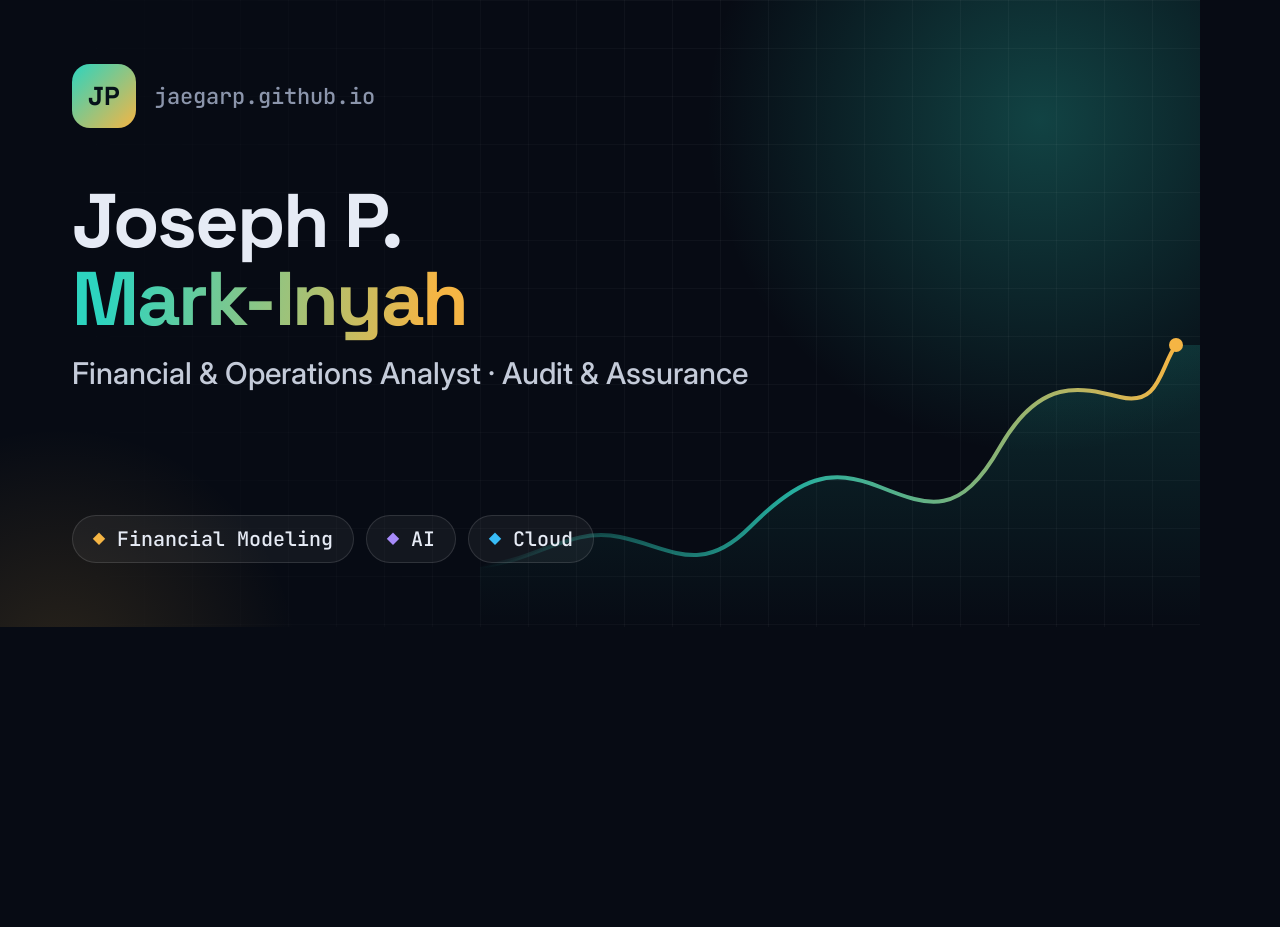
<file: tools/og-card.html>
<!DOCTYPE html>
<!--
  SOCIAL PREVIEW CARD (the image LinkedIn / WhatsApp / X show when your link is shared)
  -------------------------------------------------------------------------------------
  Edit the text below, then re-render to assets/og-image.png — see README.md
  ("Social preview image"). Size must stay 1200 × 627.
-->
<html lang="en">
<head>
<meta charset="UTF-8" />
<link href="https://fonts.googleapis.com/css2?family=Space+Grotesk:wght@500;600;700&family=Inter:wght@400;500;600&family=JetBrains+Mono:wght@400;500&display=block" rel="stylesheet" />
<style>
  * { box-sizing: border-box; margin: 0; padding: 0; }
  html, body { width: 1200px; height: 627px; overflow: hidden; }
  body {
    background: #070b14; color: #e6ebf5; font-family: "Inter", sans-serif;
    position: relative; padding: 64px 72px;
  }
  .glow { position: absolute; width: 760px; height: 760px; right: -220px; top: -260px; border-radius: 50%;
    background: radial-gradient(circle, rgba(45,212,191,.28), transparent 62%); }
  .glow2 { position: absolute; width: 520px; height: 520px; left: -200px; bottom: -300px; border-radius: 50%;
    background: radial-gradient(circle, rgba(245,181,68,.14), transparent 65%); }
  .grid { position: absolute; inset: 0;
    background-image: linear-gradient(rgba(255,255,255,.035) 1px, transparent 1px), linear-gradient(90deg, rgba(255,255,255,.035) 1px, transparent 1px);
    background-size: 48px 48px; mask-image: linear-gradient(90deg, transparent, #000 55%); }
  svg.chart { position: absolute; right: 0; bottom: 0; width: 720px; height: 330px; }
  .content { position: relative; z-index: 1; height: 100%; display: flex; flex-direction: column; }
  .brand { display: flex; align-items: center; gap: 18px; }
  .mark { width: 64px; height: 64px; border-radius: 18px; display: grid; place-items: center;
    background: linear-gradient(135deg, #2dd4bf, #f5b544); color: #06121a;
    font: 700 26px "Space Grotesk", sans-serif; }
  .url { font: 500 22px "JetBrains Mono", monospace; color: #8b95ab; }
  h1 { font: 700 76px/1.02 "Space Grotesk", sans-serif; letter-spacing: -0.03em; margin-top: 54px; }
  h1 span { background: linear-gradient(100deg, #2dd4bf 10%, #f5b544 90%); -webkit-background-clip: text; background-clip: text; color: transparent; }
  .role { font: 500 30px "Inter", sans-serif; color: #c4cbd9; margin-top: 18px; }
  .tags { display: flex; gap: 12px; margin-top: auto; }
  .tag { padding: 10px 20px; border-radius: 999px; font: 500 20px "JetBrains Mono", monospace;
    background: rgba(255,255,255,.05); border: 1px solid rgba(255,255,255,.12); color: #e6ebf5; }
  .tag b { font-weight: 500; }
  .t1 b { color: #f5b544; } .t2 b { color: #a78bfa; } .t3 b { color: #38bdf8; }
</style>
</head>
<body>
  <div class="glow"></div><div class="glow2"></div><div class="grid"></div>

  <!-- decorative price line -->
  <svg class="chart" viewBox="0 0 720 330" preserveAspectRatio="none">
    <defs>
      <linearGradient id="l" x1="0" x2="1"><stop offset="0" stop-color="#2dd4bf" stop-opacity="0"/><stop offset=".45" stop-color="#2dd4bf" stop-opacity=".8"/><stop offset="1" stop-color="#f5b544"/></linearGradient>
      <linearGradient id="f" x1="0" y1="0" x2="0" y2="1"><stop offset="0" stop-color="#2dd4bf" stop-opacity=".16"/><stop offset="1" stop-color="#2dd4bf" stop-opacity="0"/></linearGradient>
    </defs>
    <path d="M0 270 C60 262 90 230 140 240 S220 280 270 230 S350 170 400 190 S480 220 520 150 S600 90 640 100 S680 70 696 48 L720 48 L720 330 L0 330Z" fill="url(#f)"/>
    <path d="M0 270 C60 262 90 230 140 240 S220 280 270 230 S350 170 400 190 S480 220 520 150 S600 90 640 100 S680 70 696 48" fill="none" stroke="url(#l)" stroke-width="4"/>
    <circle cx="696" cy="48" r="7" fill="#f5b544"/>
  </svg>

  <div class="content">
    <div class="brand">
      <div class="mark">JP</div>
      <div class="url">jaegarp.github.io</div>
    </div>
    <h1>Joseph P.<br /><span>Mark-Inyah</span></h1>
    <p class="role">Financial &amp; Operations Analyst · Audit &amp; Assurance</p>
    <div class="tags">
      <span class="tag t1"><b>◆</b> Financial Modeling</span>
      <span class="tag t2"><b>◆</b> AI</span>
      <span class="tag t3"><b>◆</b> Cloud</span>
    </div>
  </div>
</body>
</html>
</file>
<file: css/style.css>
/* =====================================================================
   STYLES
   ---------------------------------------------------------------------
   1. Design tokens (colours, fonts, spacing)  ← change the look here
   2. Base & layout
   3. Components (buttons, cards, nav…)
   4. Sections (hero, about, work, lab, timeline, skills, edu, contact)
   5. Responsive
   ===================================================================== */

/* ---------- 1. DESIGN TOKENS ---------- */
:root {
  --font-display: "Space Grotesk", system-ui, sans-serif;
  --font-body: "Inter", system-ui, sans-serif;
  --font-mono: "JetBrains Mono", ui-monospace, monospace;

  --radius: 16px;
  --radius-sm: 10px;
  --container: 1180px;
  --ease: cubic-bezier(.2, .8, .2, 1);

  /* Category colours (used on project cards) */
  --cat-finance: #f5b544;
  --cat-ai: #a78bfa;
  --cat-cloud: #38bdf8;
  --cat-research: #34d399;
}

/* Dark theme (default) */
:root,
[data-theme="dark"] {
  --bg: #070b14;
  --bg-alt: #0b1120;
  --surface: rgba(255, 255, 255, 0.035);
  --surface-2: rgba(255, 255, 255, 0.06);
  --border: rgba(255, 255, 255, 0.09);
  --text: #e6ebf5;
  --muted: #8b95ab;
  --accent: #2dd4bf;       /* teal */
  --accent-2: #f5b544;     /* gold */
  --accent-ink: #04201c;
  --glow: rgba(45, 212, 191, 0.25);
  --shadow: 0 20px 60px -20px rgba(0, 0, 0, 0.6);
}

/* Light theme */
[data-theme="light"] {
  --bg: #f7f8fb;
  --bg-alt: #eef1f7;
  --surface: #ffffff;
  --surface-2: #f1f4f9;
  --border: rgba(15, 23, 42, 0.1);
  --text: #0f172a;
  --muted: #5b6478;
  --accent: #0d9488;
  --accent-2: #b7791f;
  --accent-ink: #ffffff;
  --glow: rgba(13, 148, 136, 0.18);
  --shadow: 0 20px 50px -25px rgba(15, 23, 42, 0.25);
  --cat-finance: #b7791f;
  --cat-ai: #7c3aed;
  --cat-cloud: #0284c7;
  --cat-research: #059669;
}

/* ---------- 2. BASE & LAYOUT ---------- */
*,
*::before,
*::after { box-sizing: border-box; }

html { scroll-behavior: smooth; scroll-padding-top: 80px; }

body {
  margin: 0;
  background: var(--bg);
  color: var(--text);
  font-family: var(--font-body);
  font-size: 16px;
  line-height: 1.65;
  -webkit-font-smoothing: antialiased;
  overflow-x: hidden;
  transition: background .3s, color .3s;
}

img { max-width: 100%; display: block; }
a { color: inherit; text-decoration: none; }
h1, h2, h3, h4 { font-family: var(--font-display); line-height: 1.15; margin: 0 0 .5em; letter-spacing: -0.02em; }
p { margin: 0 0 1em; }

.container { width: 100%; max-width: var(--container); margin: 0 auto; padding: 0 24px; }
.section { padding: 110px 0; position: relative; }
.section--alt { background: var(--bg-alt); }
.section__head { max-width: 720px; margin-bottom: 48px; }
.section__kicker { font-family: var(--font-mono); font-size: .8rem; color: var(--accent); letter-spacing: .08em; text-transform: uppercase; margin-bottom: 12px; }
.section__title { font-size: clamp(1.9rem, 3.6vw, 2.8rem); }
.section__lead { color: var(--muted); font-size: 1.08rem; }

.mono { font-family: var(--font-mono); }
.muted { color: var(--muted); }
.small { font-size: .85rem; }

.grad-text {
  background: linear-gradient(100deg, var(--accent) 10%, var(--accent-2) 90%);
  -webkit-background-clip: text;
  background-clip: text;
  color: transparent;
}

/* Scroll-reveal animation (toggled by js/main.js) */
.reveal { opacity: 0; transform: translateY(24px); transition: opacity .8s var(--ease), transform .8s var(--ease); }
.reveal.is-visible { opacity: 1; transform: none; }
@media (prefers-reduced-motion: reduce) {
  .reveal { opacity: 1; transform: none; transition: none; }
  html { scroll-behavior: auto; }
}

/* ---------- 3. COMPONENTS ---------- */
.btn {
  display: inline-flex; align-items: center; gap: 8px;
  padding: 13px 22px; border-radius: 999px;
  font-weight: 600; font-size: .95rem; font-family: var(--font-body);
  border: 1px solid transparent; cursor: pointer;
  transition: transform .2s var(--ease), box-shadow .2s, background .2s, border-color .2s;
}
.btn:hover { transform: translateY(-2px); }
.btn--primary { background: var(--accent); color: var(--accent-ink); box-shadow: 0 10px 30px -10px var(--glow); }
.btn--primary:hover { box-shadow: 0 14px 40px -8px var(--glow); }
.btn--ghost { background: var(--surface); border-color: var(--border); color: var(--text); }
.btn--ghost:hover { border-color: var(--accent); }
.btn--small { padding: 8px 16px; font-size: .85rem; }

.icon-btn {
  width: 40px; height: 40px; border-radius: 12px;
  display: inline-grid; place-items: center;
  background: var(--surface); border: 1px solid var(--border); color: var(--text);
  cursor: pointer; transition: border-color .2s;
}
.icon-btn:hover { border-color: var(--accent); }
.icon-btn svg { width: 18px; height: 18px; }

.card {
  background: var(--surface);
  border: 1px solid var(--border);
  border-radius: var(--radius);
  padding: 24px;
  backdrop-filter: blur(8px);
}

.eyebrow {
  display: inline-flex; align-items: center; gap: 10px;
  padding: 6px 14px; border-radius: 999px;
  background: var(--surface); border: 1px solid var(--border);
  font-size: .85rem; color: var(--muted);
}
.pulse-dot { width: 8px; height: 8px; border-radius: 50%; background: #22c55e; box-shadow: 0 0 0 0 rgba(34, 197, 94, .6); animation: pulse 2s infinite; }
@keyframes pulse { 70% { box-shadow: 0 0 0 10px rgba(34, 197, 94, 0); } 100% { box-shadow: 0 0 0 0 rgba(34, 197, 94, 0); } }

.chips { display: flex; flex-wrap: wrap; gap: 10px; margin-top: 32px; }
.chip {
  font-family: var(--font-mono); font-size: .78rem;
  padding: 6px 12px; border-radius: 999px;
  background: var(--surface-2); border: 1px solid var(--border); color: var(--muted);
}

/* Navigation */
.nav {
  position: fixed; inset: 0 0 auto 0; z-index: 50;
  transition: background .3s, border-color .3s, backdrop-filter .3s;
  border-bottom: 1px solid transparent;
}
.nav.is-scrolled { background: color-mix(in srgb, var(--bg) 80%, transparent); backdrop-filter: blur(14px); border-color: var(--border); }
.nav__inner { display: flex; align-items: center; justify-content: space-between; height: 72px; gap: 16px; }
.nav__logo { display: flex; align-items: center; gap: 12px; font-family: var(--font-display); font-weight: 600; }
.nav__logo-mark {
  width: 36px; height: 38px; display: grid; place-items: center; background: none;
}
/* Xolve mark on a transparent background: white mark in dark theme, black mark in light theme */
.nav__logo-mark img { grid-area: 1 / 1; width: 100%; height: 100%; display: block; }
[data-theme="dark"] .logo--on-light, [data-theme="light"] .logo--on-dark { display: none; }
.hero__xolve { color: inherit; text-decoration: none; padding-bottom: 2px; background: linear-gradient(#00F07A, #00F07A) 0 100% / 100% 2px no-repeat; }
.hero__xolve:hover { background-size: 100% 100%; color: #0A0A0A; }
.nav__links { display: flex; align-items: center; gap: 28px; font-size: .93rem; }
.nav__links a:not(.btn) { color: var(--muted); transition: color .2s; position: relative; }
.nav__links a:not(.btn):hover,
.nav__links a.is-active { color: var(--text); }
.nav__links a.is-active::after { content: ""; position: absolute; left: 0; right: 0; bottom: -6px; height: 2px; background: var(--accent); border-radius: 2px; }
.nav__actions { display: flex; gap: 8px; }
.nav__burger { display: none; flex-direction: column; align-items: center; justify-content: center; gap: 4px; }
.nav__burger span { display: block; width: 18px; height: 2px; background: var(--text); border-radius: 2px; transition: transform .3s, opacity .3s; }
.nav__burger[aria-expanded="true"] span:nth-child(1) { transform: translateY(6px) rotate(45deg); }
.nav__burger[aria-expanded="true"] span:nth-child(2) { opacity: 0; }
.nav__burger[aria-expanded="true"] span:nth-child(3) { transform: translateY(-6px) rotate(-45deg); }

/* ---------- 4. SECTIONS ---------- */

/* Hero */
.hero { position: relative; min-height: 100vh; display: flex; flex-direction: column; justify-content: center; padding: 120px 0 60px; overflow: hidden; }
.hero::before {
  content: ""; position: absolute; inset: -20% -10% auto auto; width: 70vw; height: 70vw; max-width: 900px; max-height: 900px;
  background: radial-gradient(circle, var(--glow), transparent 60%); pointer-events: none; z-index: 0;
}
.hero__canvas { position: absolute; inset: 0; width: 100%; height: 100%; z-index: 0; opacity: .9; }
.hero__inner { position: relative; z-index: 1; }
.hero__title { font-size: clamp(2.4rem, 6.2vw, 4.6rem); font-weight: 700; margin: 28px 0 24px; }
.hero__rotator { color: var(--accent); }
.caret { color: var(--accent-2); font-weight: 400; animation: blink 1s steps(1) infinite; margin-left: 2px; }
@keyframes blink { 50% { opacity: 0; } }
.hero__tagline { font-size: clamp(1.05rem, 1.6vw, 1.25rem); color: var(--muted); max-width: 640px; }
.hero__cta { display: flex; flex-wrap: wrap; align-items: center; gap: 14px; margin-top: 32px; }
.hero__socials { display: flex; gap: 8px; margin-left: 6px; }
.hero__meta { display: flex; flex-wrap: wrap; gap: 24px; margin-top: 28px; color: var(--muted); font-size: .85rem; }

.stats { position: relative; z-index: 1; display: grid; grid-template-columns: repeat(4, 1fr); gap: 16px; margin-top: 64px; }
.stat { padding: 22px; border-radius: var(--radius); background: var(--surface); border: 1px solid var(--border); backdrop-filter: blur(10px); }
.stat__value { font-family: var(--font-display); font-size: 2.2rem; font-weight: 700; color: var(--text); }
.stat__value span { color: var(--accent); }
.stat__label { color: var(--muted); font-size: .85rem; line-height: 1.45; margin: 0; }

/* About */
.about { display: grid; grid-template-columns: 1.15fr 1fr; gap: 64px; align-items: start; }
.about__text p { color: var(--muted); font-size: 1.05rem; }
.about__cards { display: grid; grid-template-columns: 1fr 1fr; gap: 16px; }
.hl { transition: transform .3s var(--ease), border-color .3s; }
.hl:hover { transform: translateY(-4px); border-color: var(--accent); }
.hl__icon { width: 44px; height: 44px; border-radius: 12px; display: grid; place-items: center; background: var(--surface-2); color: var(--accent); margin-bottom: 16px; }
.hl__icon svg { width: 22px; height: 22px; }
.hl h3 { font-size: 1.05rem; margin-bottom: 6px; }
.hl p { color: var(--muted); font-size: .9rem; margin: 0; }

/* Work / projects */
.filters { display: flex; flex-wrap: wrap; gap: 10px; margin-bottom: 36px; }
.filter {
  padding: 9px 18px; border-radius: 999px; cursor: pointer;
  background: var(--surface); border: 1px solid var(--border); color: var(--muted);
  font: 500 .9rem var(--font-body); transition: all .2s;
}
.filter:hover { color: var(--text); }
.filter.is-active { background: var(--text); color: var(--bg); border-color: var(--text); }
.filter__count { opacity: .6; margin-left: 6px; font-family: var(--font-mono); font-size: .75rem; }

.projects { display: grid; grid-template-columns: repeat(3, 1fr); gap: 20px; }
.project {
  --cat: var(--accent);
  position: relative; display: flex; flex-direction: column;
  padding: 26px; border-radius: var(--radius); cursor: pointer;
  background: var(--surface); border: 1px solid var(--border);
  transition: transform .35s var(--ease), border-color .35s, box-shadow .35s, opacity .35s;
  overflow: hidden; text-align: left; color: inherit; font: inherit;
}
.project::before {
  content: ""; position: absolute; inset: 0 0 auto 0; height: 3px; background: var(--cat); opacity: .8;
}
.project::after {
  content: ""; position: absolute; width: 220px; height: 220px; right: -80px; top: -80px; border-radius: 50%;
  background: radial-gradient(circle, color-mix(in srgb, var(--cat) 22%, transparent), transparent 70%);
  transition: transform .5s var(--ease);
}
.project:hover { transform: translateY(-6px); border-color: color-mix(in srgb, var(--cat) 60%, transparent); box-shadow: var(--shadow); }
.project:hover::after { transform: scale(1.4); }
.project--featured { grid-column: span 1; }
.project[data-cat="finance"] { --cat: var(--cat-finance); }
.project[data-cat="ai"] { --cat: var(--cat-ai); }
.project[data-cat="cloud"] { --cat: var(--cat-cloud); }
.project[data-cat="research"] { --cat: var(--cat-research); }
.project__top { display: flex; justify-content: space-between; align-items: center; margin-bottom: 18px; position: relative; z-index: 1; }
.project__cat { display: inline-flex; align-items: center; gap: 8px; font-family: var(--font-mono); font-size: .72rem; text-transform: uppercase; letter-spacing: .08em; color: var(--cat); }
.project__cat svg { width: 16px; height: 16px; }
.project__year { font-family: var(--font-mono); font-size: .75rem; color: var(--muted); }
.project h3 { font-size: 1.2rem; position: relative; z-index: 1; }
.project__org { font-size: .82rem; color: var(--muted); margin-bottom: 12px; }
.project__summary { color: var(--muted); font-size: .92rem; flex: 1; }
.project__foot { display: flex; justify-content: space-between; align-items: flex-end; gap: 12px; margin-top: 8px; }
.project__metric strong { display: block; font-family: var(--font-display); font-size: 1.4rem; color: var(--text); }
.project__metric span { font-size: .75rem; color: var(--muted); }
.project__more { font-family: var(--font-mono); font-size: .78rem; color: var(--cat); white-space: nowrap; }
.project.is-hidden { display: none; }
.badge-featured { position: absolute; top: 14px; right: 14px; z-index: 2; }

/* Modal */
.modal {
  width: min(680px, calc(100% - 32px)); max-height: 86vh; overflow: auto;
  padding: 36px; border-radius: 20px; border: 1px solid var(--border);
  background: var(--bg-alt); color: var(--text); box-shadow: var(--shadow);
}
.modal::backdrop { background: rgba(3, 6, 12, .7); backdrop-filter: blur(6px); }
.modal[open] { animation: pop .35s var(--ease); }
@keyframes pop { from { opacity: 0; transform: translateY(16px) scale(.98); } }
.modal__close { position: absolute; top: 16px; right: 16px; }
.modal h3 { font-size: 1.6rem; padding-right: 40px; }
.modal ul { padding-left: 20px; color: var(--muted); }
.modal li { margin-bottom: 8px; }
.modal__links { display: flex; flex-wrap: wrap; gap: 10px; margin-top: 20px; }

/* DCF lab */
.lab { display: grid; grid-template-columns: 340px 1fr; gap: 24px; align-items: start; }
.lab__inputs { position: sticky; top: 92px; }
.lab__row { display: flex; justify-content: space-between; align-items: center; gap: 12px; margin-bottom: 18px; font-size: .9rem; }
.lab__row select {
  background: var(--surface-2); color: var(--text); border: 1px solid var(--border);
  border-radius: 8px; padding: 6px 10px; font: inherit;
}
.slider { margin-bottom: 18px; }
.slider__head { display: flex; justify-content: space-between; font-size: .88rem; margin-bottom: 6px; }
.slider__head output { font-family: var(--font-mono); color: var(--accent); }
.slider input[type="range"] { width: 100%; accent-color: var(--accent); cursor: pointer; }
.lab__outputs { display: grid; gap: 20px; min-width: 0; }
.lab__kpis { display: grid; grid-template-columns: repeat(4, 1fr); gap: 14px; }
.kpi { padding: 18px; border-radius: var(--radius-sm); background: var(--surface); border: 1px solid var(--border); }
.kpi__label { font-size: .75rem; color: var(--muted); text-transform: uppercase; letter-spacing: .06em; font-family: var(--font-mono); }
.kpi__value { font-family: var(--font-display); font-size: 1.5rem; font-weight: 700; margin-top: 4px; }
.kpi--main { background: linear-gradient(135deg, color-mix(in srgb, var(--accent) 22%, transparent), var(--surface)); border-color: color-mix(in srgb, var(--accent) 50%, transparent); }
.lab__chart-head { display: flex; justify-content: space-between; align-items: center; gap: 12px; flex-wrap: wrap; margin-bottom: 12px; }
.lab__chart-head h3 { font-size: 1rem; margin: 0; }
.lab__chart { width: 100%; height: 260px; }
.lab__chart svg { width: 100%; height: 100%; overflow: visible; }
.lab__chart .axis { stroke: var(--border); }
.lab__chart text { fill: var(--muted); font: 11px var(--font-mono); }
.legend { display: flex; gap: 16px; font-size: .8rem; color: var(--muted); }
.sw { display: inline-block; width: 10px; height: 10px; border-radius: 3px; margin-right: 6px; vertical-align: -1px; }
.sw--a { background: var(--accent); }
.sw--b { background: var(--accent-2); }
.bar { transition: height .4s var(--ease), y .4s var(--ease); }
.table-wrap { overflow-x: auto; }
.sens { width: 100%; border-collapse: separate; border-spacing: 4px; font-family: var(--font-mono); font-size: .8rem; }
.sens th { color: var(--muted); font-weight: 500; padding: 6px; }
.sens td { padding: 9px 6px; text-align: center; border-radius: 6px; transition: background .3s; white-space: nowrap; }
.sens td.is-base { outline: 2px solid var(--accent); font-weight: 600; }

/* Timeline */
.timeline { list-style: none; margin: 0; padding: 0; position: relative; }
.timeline::before { content: ""; position: absolute; left: 11px; top: 8px; bottom: 8px; width: 2px; background: linear-gradient(var(--accent), var(--accent-2), transparent); }
.tl { position: relative; padding-left: 52px; margin-bottom: 28px; }
.tl::before {
  content: ""; position: absolute; left: 4px; top: 30px; width: 16px; height: 16px; border-radius: 50%;
  background: var(--bg-alt); border: 3px solid var(--accent); box-shadow: 0 0 0 6px var(--glow);
}
.tl__head { display: flex; justify-content: space-between; align-items: baseline; flex-wrap: wrap; gap: 8px; }
.tl h3 { font-size: 1.15rem; margin: 0; }
.tl__org { color: var(--accent); font-weight: 500; font-size: .95rem; }
.tl__period { font-family: var(--font-mono); font-size: .8rem; color: var(--muted); }
.tl ul { margin: 12px 0 0; padding-left: 18px; color: var(--muted); font-size: .93rem; }
.tl li { margin-bottom: 6px; }

/* Skills */
.skills { display: grid; grid-template-columns: repeat(3, 1fr); gap: 20px; }
.skill-group h3 { display: flex; align-items: center; gap: 10px; font-size: 1.05rem; margin-bottom: 20px; }
.skill-group h3 svg { width: 20px; height: 20px; color: var(--accent); }
.skill { margin-bottom: 16px; }
.skill__head { display: flex; justify-content: space-between; font-size: .88rem; margin-bottom: 6px; }
.skill__head span:last-child { font-family: var(--font-mono); color: var(--muted); font-size: .78rem; }
.skill__bar { height: 6px; border-radius: 999px; background: var(--surface-2); overflow: hidden; }
.skill__fill { height: 100%; width: 0; border-radius: inherit; background: linear-gradient(90deg, var(--accent), var(--accent-2)); transition: width 1.4s var(--ease); }

/* Education */
.edu { display: grid; grid-template-columns: repeat(2, 1fr); gap: 20px; }
.edu__item { display: flex; gap: 18px; }
.edu__icon { flex: none; width: 46px; height: 46px; border-radius: 12px; display: grid; place-items: center; background: var(--surface-2); color: var(--accent-2); }
.edu__icon svg { width: 22px; height: 22px; }
.edu__item h3 { font-size: 1.02rem; margin-bottom: 4px; }
.edu__org { font-size: .88rem; color: var(--accent); margin: 0; }
.edu__period { font-family: var(--font-mono); font-size: .75rem; color: var(--muted); margin-bottom: 8px; }
.edu__note { font-size: .88rem; color: var(--muted); margin: 0; }

/* Contact */
.contact { display: grid; grid-template-columns: 1fr 1fr; gap: 56px; align-items: start; }
.contact__list { list-style: none; padding: 0; margin: 28px 0 0; display: grid; gap: 12px; }
.contact__list a, .contact__list span { display: inline-flex; align-items: center; gap: 12px; color: var(--text); }
.contact__list svg { width: 18px; height: 18px; color: var(--accent); }
.contact__list a:hover { color: var(--accent); }
.contact__form { display: grid; gap: 16px; }
.contact__form label { display: grid; gap: 6px; font-size: .88rem; color: var(--muted); }
.contact__form input,
.contact__form textarea {
  width: 100%; padding: 12px 14px; border-radius: 10px;
  background: var(--surface-2); border: 1px solid var(--border); color: var(--text);
  font: inherit; font-size: .95rem; resize: vertical; transition: border-color .2s, box-shadow .2s;
}
.contact__form button:disabled { opacity: .6; cursor: progress; transform: none; }
.field-error { color: #f43f5e; font-size: .8rem; min-height: 0; }
.field-error:empty { display: none; }
.form-status { margin: 0; }
.form-status--ok { color: var(--accent); }
.form-status--error { color: #f43f5e; }
/* Honeypot spam trap: invisible to people and screen readers, still in the DOM for bots */
.hp { position: absolute !important; left: -9999px !important; width: 1px; height: 1px; overflow: hidden; }
.contact__form { position: relative; }
.contact__form input:focus,
.contact__form textarea:focus { outline: none; border-color: var(--accent); box-shadow: 0 0 0 4px var(--glow); }

/* Footer */
.footer { border-top: 1px solid var(--border); padding: 32px 0; }
.footer__inner { display: flex; justify-content: space-between; align-items: center; gap: 16px; flex-wrap: wrap; }
.footer p { margin: 0; }

/* ---------- 5. RESPONSIVE ---------- */
@media (max-width: 1024px) {
  .projects { grid-template-columns: repeat(2, 1fr); }
  .lab { grid-template-columns: 290px 1fr; }
  .lab__kpis { grid-template-columns: 1fr 1fr; }
  .skills { grid-template-columns: 1fr 1fr; }
}

@media (max-width: 860px) {
  .nav__burger { display: inline-flex; }
  .nav__links {
    position: fixed; inset: 72px 0 auto 0; flex-direction: column; align-items: stretch; gap: 0;
    background: var(--bg); border-bottom: 1px solid var(--border); padding: 8px 24px 20px;
    transform: translateY(-120%); transition: transform .35s var(--ease); z-index: -1;
  }
  .nav__links.is-open { transform: none; }
  .nav__links a:not(.btn) { padding: 14px 0; border-bottom: 1px solid var(--border); }
  .nav__links a.btn { margin-top: 14px; justify-content: center; }
  .nav__links a.is-active::after { display: none; }
  .nav__logo-text { display: none; }
  .about, .contact, .lab { grid-template-columns: 1fr; gap: 40px; }
  .lab__inputs { position: static; }
  .stats { grid-template-columns: 1fr 1fr; }
  .lab__kpis { grid-template-columns: 1fr 1fr; }
  .edu { grid-template-columns: 1fr; }
}

@media (max-width: 600px) {
  .container { padding: 0 16px; }
  .section { padding: 80px 0; }
  .projects, .skills, .about__cards { grid-template-columns: 1fr; }
  .stat__value { font-size: 1.7rem; }
  .hero__socials { margin-left: 0; }
  .modal { padding: 28px 22px; }
}

/* =====================================================================
   6. MODEL LAB: equity research models (js/models.js)
   ===================================================================== */
.models { display: grid; grid-template-columns: repeat(2, minmax(0, 1fr)); gap: 20px; }
.model { display: flex; flex-direction: column; gap: 18px; min-width: 0; }
.model__head { display: flex; justify-content: space-between; align-items: flex-start; gap: 12px; }
.model__head > div { min-width: 0; }
.model__head .btn { flex: none; }
.model__head h3 { font-size: 1.35rem; margin: 0 0 4px; }
.model__head p { margin: 0; }
.model__ticker { font-family: var(--font-mono); font-size: .75rem; font-weight: 500; color: var(--muted); margin-left: 6px; letter-spacing: 0; }
.model__kpis { display: grid; grid-template-columns: repeat(4, minmax(0, 1fr)); gap: 10px; }
.model__kpis .kpi { padding: 12px 14px; }
.model__kpis .kpi__value { font-size: 1.2rem; }
.kpi__sub { font-size: .7rem; color: var(--muted); font-family: var(--font-mono); }
.kpi__value.is-neg { color: #f43f5e; }
.kpi__value.is-pos { color: #22c55e; }
.model__chart h4 { font-size: .95rem; margin: 0; }
.mchart { width: 100%; height: auto; display: block; }
.mbar { fill: var(--accent); }
.mbar--fc { fill: color-mix(in srgb, var(--accent-2) 70%, transparent); }
.mbar:hover { filter: brightness(1.15); }
.mlbl { fill: var(--text); font: 600 11px var(--font-mono); }
.myr { fill: var(--muted); font: 10px var(--font-mono); }
.maxis { stroke: var(--border); }
.msplit { stroke: var(--muted); stroke-dasharray: 3 4; opacity: .6; }
.sw--fc { background: color-mix(in srgb, var(--accent-2) 70%, transparent); }
.model__take { color: var(--muted); font-size: .92rem; margin: 0; flex: 1; }
.model__more { border-top: 1px solid var(--border); padding-top: 14px; }
.model__more summary { cursor: pointer; font-weight: 600; font-size: .92rem; color: var(--accent); }
.model__grid { display: grid; grid-template-columns: 1.2fr 1fr; gap: 20px; margin-top: 14px; }
.bridge { width: 100%; border-collapse: collapse; font-size: .85rem; }
.bridge td { padding: 6px 0; border-bottom: 1px dashed var(--border); color: var(--muted); }
.bridge td:last-child { text-align: right; font-family: var(--font-mono); color: var(--text); white-space: nowrap; padding-left: 10px; }
.bridge tr.is-total td { color: var(--text); font-weight: 600; border-bottom-style: solid; }
.bridge tr.is-final td { color: var(--accent); border-bottom: 0; }
.model__assump { margin: 0; padding-left: 18px; color: var(--muted); font-size: .85rem; }
.model__assump li { margin-bottom: 6px; }
.models__note { margin: 18px 0 64px; max-width: 900px; }
.lab-head { margin-bottom: 24px; }
.lab-head h3 { font-size: 1.4rem; margin-bottom: 6px; }
.lab-head p { margin: 0; }

/* =====================================================================
   7. CLOUD & DEVOPS (js/cloud.js + SVG diagrams in index.html)
   ===================================================================== */
#cloud .deploys + .card, #cloud .card + .card { margin-top: 24px; }
.deploys { display: grid; grid-template-columns: repeat(3, minmax(0, 1fr)); gap: 20px; }
.deploy { display: flex; flex-direction: column; }
.deploy h3 { font-size: 1.15rem; margin: 10px 0 4px; }
.deploy__where { color: var(--cat-cloud); margin-bottom: 10px; }
.deploy > p.muted { flex: 1; }
.deploy__status { display: inline-flex; align-items: center; gap: 8px; font-family: var(--font-mono); font-size: .72rem; text-transform: uppercase; letter-spacing: .08em; color: var(--muted); }
.deploy__status i { width: 8px; height: 8px; border-radius: 50%; background: var(--muted); }
.deploy__status--live { color: #22c55e; }
.deploy__status--live i { background: #22c55e; animation: pulse 2s infinite; }
.deploy__status--team { color: var(--accent-2); }
.deploy__status--team i { background: var(--accent-2); }
.deploy__stack { display: flex; flex-wrap: wrap; gap: 6px; margin: 4px 0 14px; }
.deploy__stack .chip { font-size: .7rem; padding: 4px 9px; }
.deploy__links { display: flex; gap: 16px; flex-wrap: wrap; }
.deploy__links a { color: var(--accent); }
.deploy__links a:hover { text-decoration: underline; }

.arch__head { display: flex; justify-content: space-between; align-items: flex-start; gap: 16px; flex-wrap: wrap; margin-bottom: 16px; }
.arch__head h3 { font-size: 1.3rem; margin-bottom: 4px; }
.arch__head p { margin: 0; }
.seg { display: inline-flex; padding: 4px; border-radius: 999px; background: var(--surface-2); border: 1px solid var(--border); }
.seg__btn { border: 0; background: none; color: var(--muted); font: 500 .85rem var(--font-body); padding: 7px 14px; border-radius: 999px; cursor: pointer; }
.seg__btn.is-active { background: var(--text); color: var(--bg); }
.arch__legend { margin: 18px 0 0; padding-left: 22px; color: var(--muted); font-size: .9rem; display: grid; grid-template-columns: 1fr 1fr; gap: 6px 32px; }
.arch__legend b { color: var(--text); }
.arch__foot { margin: 16px 0 0; }

/* Shared SVG diagram styles: colours come from the theme tokens */
.diagram-scroll { overflow-x: auto; -webkit-overflow-scrolling: touch; }
.diagram-hint { display: none; margin: 0 0 8px; }
.dg { width: 100%; height: auto; display: block; }
.dg-node { fill: var(--surface-2); stroke: var(--border); stroke-width: 1.2; }
.dg-node--key { stroke: var(--accent); stroke-width: 1.6; }
.dg-node--azure { stroke: var(--cat-cloud); }
.dg-node--aws { stroke: var(--accent-2); }
.dg-svc { fill: var(--bg); stroke: var(--border); }
.dg-region { fill: color-mix(in srgb, var(--muted) 5%, transparent); stroke: var(--border); stroke-dasharray: 6 5; }
.dg-region--azure { fill: color-mix(in srgb, var(--cat-cloud) 7%, transparent); stroke: color-mix(in srgb, var(--cat-cloud) 55%, transparent); }
.dg-region--aws { fill: color-mix(in srgb, var(--accent-2) 7%, transparent); stroke: color-mix(in srgb, var(--accent-2) 55%, transparent); }
.dg-t { fill: var(--text); font: 600 16px var(--font-display); }
.dg-t--sm { font-size: 14.5px; }
.dg-s { fill: var(--muted); font: 12.5px var(--font-body); }
.dg-s2 { fill: var(--muted); font: 13px var(--font-body); }
.dg-b { fill: var(--text); font-weight: 600; }
.dg-r { fill: var(--muted); font: 500 11px var(--font-mono); letter-spacing: .06em; }
.dg-r--end { text-anchor: end; }
.dg-lbl { fill: var(--muted); font: 11px var(--font-mono); }
.dg-arrow { fill: none; stroke: var(--muted); stroke-width: 1.6; }
.dg-arrow--key { stroke: var(--accent); stroke-width: 2; }
.dg-arrow--dash { stroke-dasharray: 5 4; }
.dg-head { fill: var(--muted); }
.dg-step circle { fill: var(--accent); }
.dg-step text { fill: var(--accent-ink); font: 700 12px var(--font-mono); text-anchor: middle; }

/* Capstone case study */
.capstone__head { display: flex; justify-content: space-between; align-items: flex-start; gap: 16px; flex-wrap: wrap; }
.capstone__head h3 { font-size: clamp(1.25rem, 2.4vw, 1.6rem); max-width: 720px; }
.capstone__meta { display: flex; gap: 8px; flex-wrap: wrap; }
.capstone__meta .chip { color: var(--text); margin: 0; }
.capstone__meta .chip--gold { color: var(--accent-2); border-color: color-mix(in srgb, var(--accent-2) 50%, transparent); }
.capstone__summary { color: var(--muted); max-width: 860px; }
.capstone__role { padding: 12px 16px; border-left: 3px solid var(--accent); background: var(--surface-2); border-radius: 0 10px 10px 0; }
.capstone__sub { font-size: .8rem; font-family: var(--font-mono); text-transform: uppercase; letter-spacing: .08em; color: var(--accent); margin: 28px 0 14px; }
.pipeline { list-style: none; margin: 0; padding: 0; display: grid; grid-template-columns: repeat(4, minmax(0, 1fr)); gap: 10px; }
.pipe { position: relative; display: grid; align-content: start; gap: 2px; padding: 14px 14px 14px 50px; border-radius: var(--radius-sm); background: var(--surface-2); border: 1px solid var(--border); font-size: .85rem; }
.pipe b { font-family: var(--font-display); font-size: .95rem; }
.pipe span:last-child { color: var(--muted); font-size: .8rem; line-height: 1.4; }
.pipe__n { position: absolute; left: 14px; top: 14px; width: 24px; height: 24px; border-radius: 50%; display: grid; place-items: center; background: var(--accent); color: var(--accent-ink); font: 700 .75rem var(--font-mono); }
.pipe:last-child { border-color: color-mix(in srgb, #22c55e 60%, transparent); }
.capstone__cols { display: grid; grid-template-columns: 1.6fr 1fr; gap: 32px; }
.capstone__hls { display: grid; grid-template-columns: 1fr 1fr; gap: 12px; }
.cap-hl { padding: 14px 16px; border-radius: var(--radius-sm); border: 1px solid var(--border); }
.cap-hl b { font-family: var(--font-display); }
.cap-hl p { margin: 4px 0 0; color: var(--muted); font-size: .86rem; }
.capstone__next { margin: 0; padding-left: 20px; color: var(--muted); font-size: .9rem; }
.capstone__next li { margin-bottom: 8px; }
.capstone__foot { display: flex; justify-content: space-between; align-items: center; gap: 16px; flex-wrap: wrap; margin-top: 28px; padding-top: 18px; border-top: 1px solid var(--border); }
.capstone__foot p { margin: 0; }

/* Skills-evidence table */
.caps h3 { font-size: 1.3rem; }
.caps__table { width: 100%; border-collapse: collapse; font-size: .92rem; }
.caps__table th, .caps__table td { text-align: left; padding: 12px 14px; border-bottom: 1px solid var(--border); vertical-align: top; }
.caps__table thead th { font-family: var(--font-mono); font-size: .72rem; text-transform: uppercase; letter-spacing: .08em; color: var(--muted); font-weight: 500; }
.caps__table tbody th { white-space: nowrap; font-family: var(--font-display); font-weight: 600; color: var(--cat-cloud); }
.caps__table td { color: var(--muted); }
.caps__table tbody tr:last-child > * { border-bottom: 0; }

@media (max-width: 1024px) {
  .models { grid-template-columns: 1fr; }
  .deploys { grid-template-columns: 1fr 1fr; }
  .pipeline { grid-template-columns: repeat(2, minmax(0, 1fr)); }
  .capstone__cols { grid-template-columns: 1fr; gap: 0; }
}
@media (max-width: 860px) {
  .dg { min-width: 720px; }
  .diagram-hint { display: block; }
  .arch__legend { grid-template-columns: 1fr; }
}
@media (max-width: 600px) {
  .deploys, .capstone__hls, .model__grid { grid-template-columns: 1fr; }
  .model__kpis, .lab__kpis { grid-template-columns: repeat(2, minmax(0, 1fr)); }
  .lab__kpis .kpi__value { font-size: 1.2rem; overflow-wrap: anywhere; }
  .lab__outputs { grid-template-columns: minmax(0, 1fr); }
  .kpi { padding: 14px; }
  .kpi__label { overflow-wrap: anywhere; }
  .model__head { flex-direction: column; }
  .model__ticker { display: block; margin: 2px 0 0; }
  .caps__table tbody th { white-space: normal; }
  .caps__table th, .caps__table td { padding: 10px 8px; }
}

/* ---------- Xolve services: order links to the Xolve website (Fin / Tech Xolutions) ---------- */
.xo-badge {
  display: inline-flex; align-items: center; align-self: flex-start;
  font-family: var(--font-mono); font-size: .72rem; font-weight: 700; letter-spacing: .08em; text-transform: uppercase;
  padding: 4px 10px; border-radius: 6px;
}
.xo-badge--fin { background: #0A0A0A; color: #fff; box-shadow: inset 4px 0 0 #00F07A; padding-left: 13px; }
.xo-badge--tech { background: transparent; color: var(--text); border: 1.5px solid currentColor; box-shadow: inset 0 -3px 0 #00F07A; }
.xo-cta {
  display: flex; flex-wrap: wrap; align-items: center; gap: 12px 18px; margin-top: 28px;
  padding: 18px 20px; border: 1px dashed var(--border); border-radius: var(--radius); background: var(--surface);
}
.xo-cta p { margin: 0; flex: 1 1 260px; color: var(--muted); }
.xo-grid { display: grid; grid-template-columns: repeat(3, minmax(0, 1fr)); gap: 18px; }
.xo-card { display: flex; flex-direction: column; gap: 10px; text-decoration: none; color: inherit; transition: transform .2s, border-color .2s; }
.xo-card:hover { transform: translateY(-4px); border-color: var(--accent); }
.xo-card h3 { margin: 4px 0 0; font-size: 1.2rem; }
.xo-card p { margin: 0; color: var(--muted); flex: 1; }
.xo-go { font-weight: 700; color: var(--accent); }
@media (max-width: 900px) { .xo-grid { grid-template-columns: repeat(2, minmax(0, 1fr)); } }
@media (max-width: 600px) { .xo-grid { grid-template-columns: minmax(0, 1fr); } }
</file>
